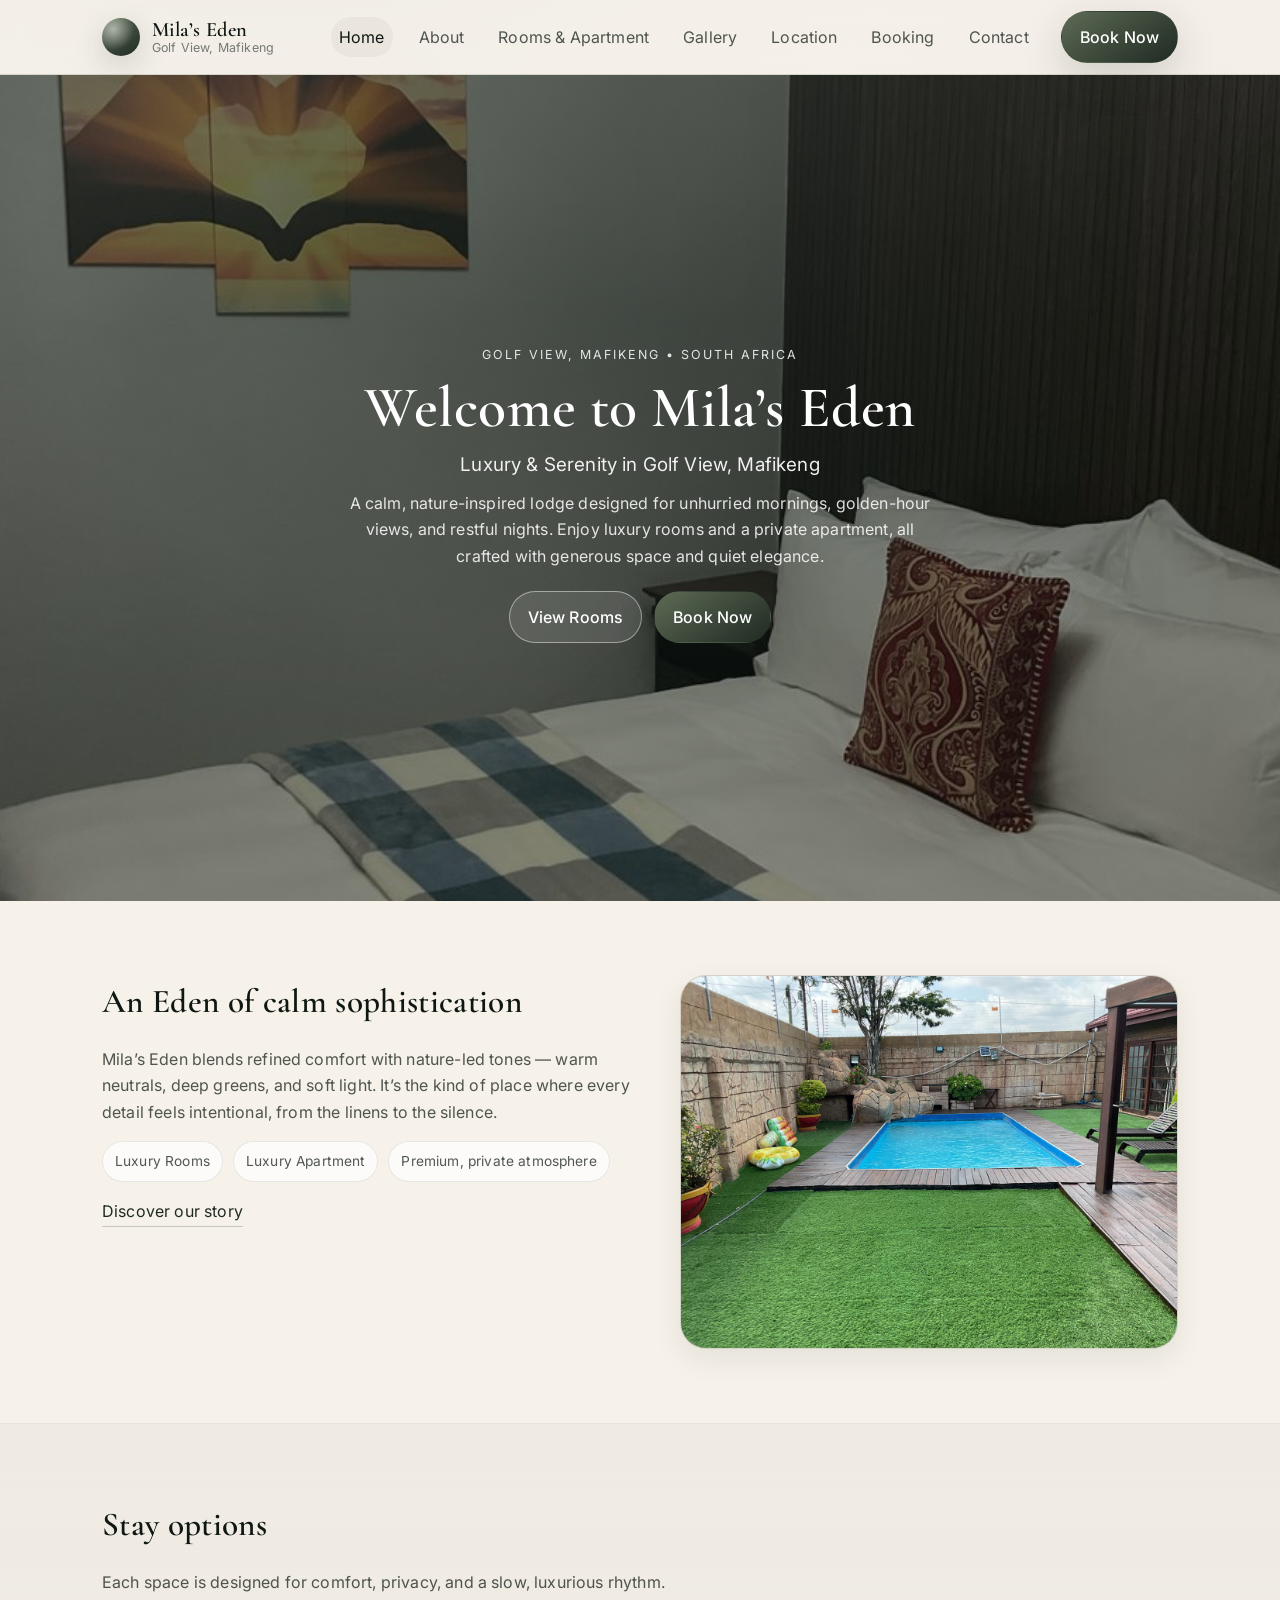
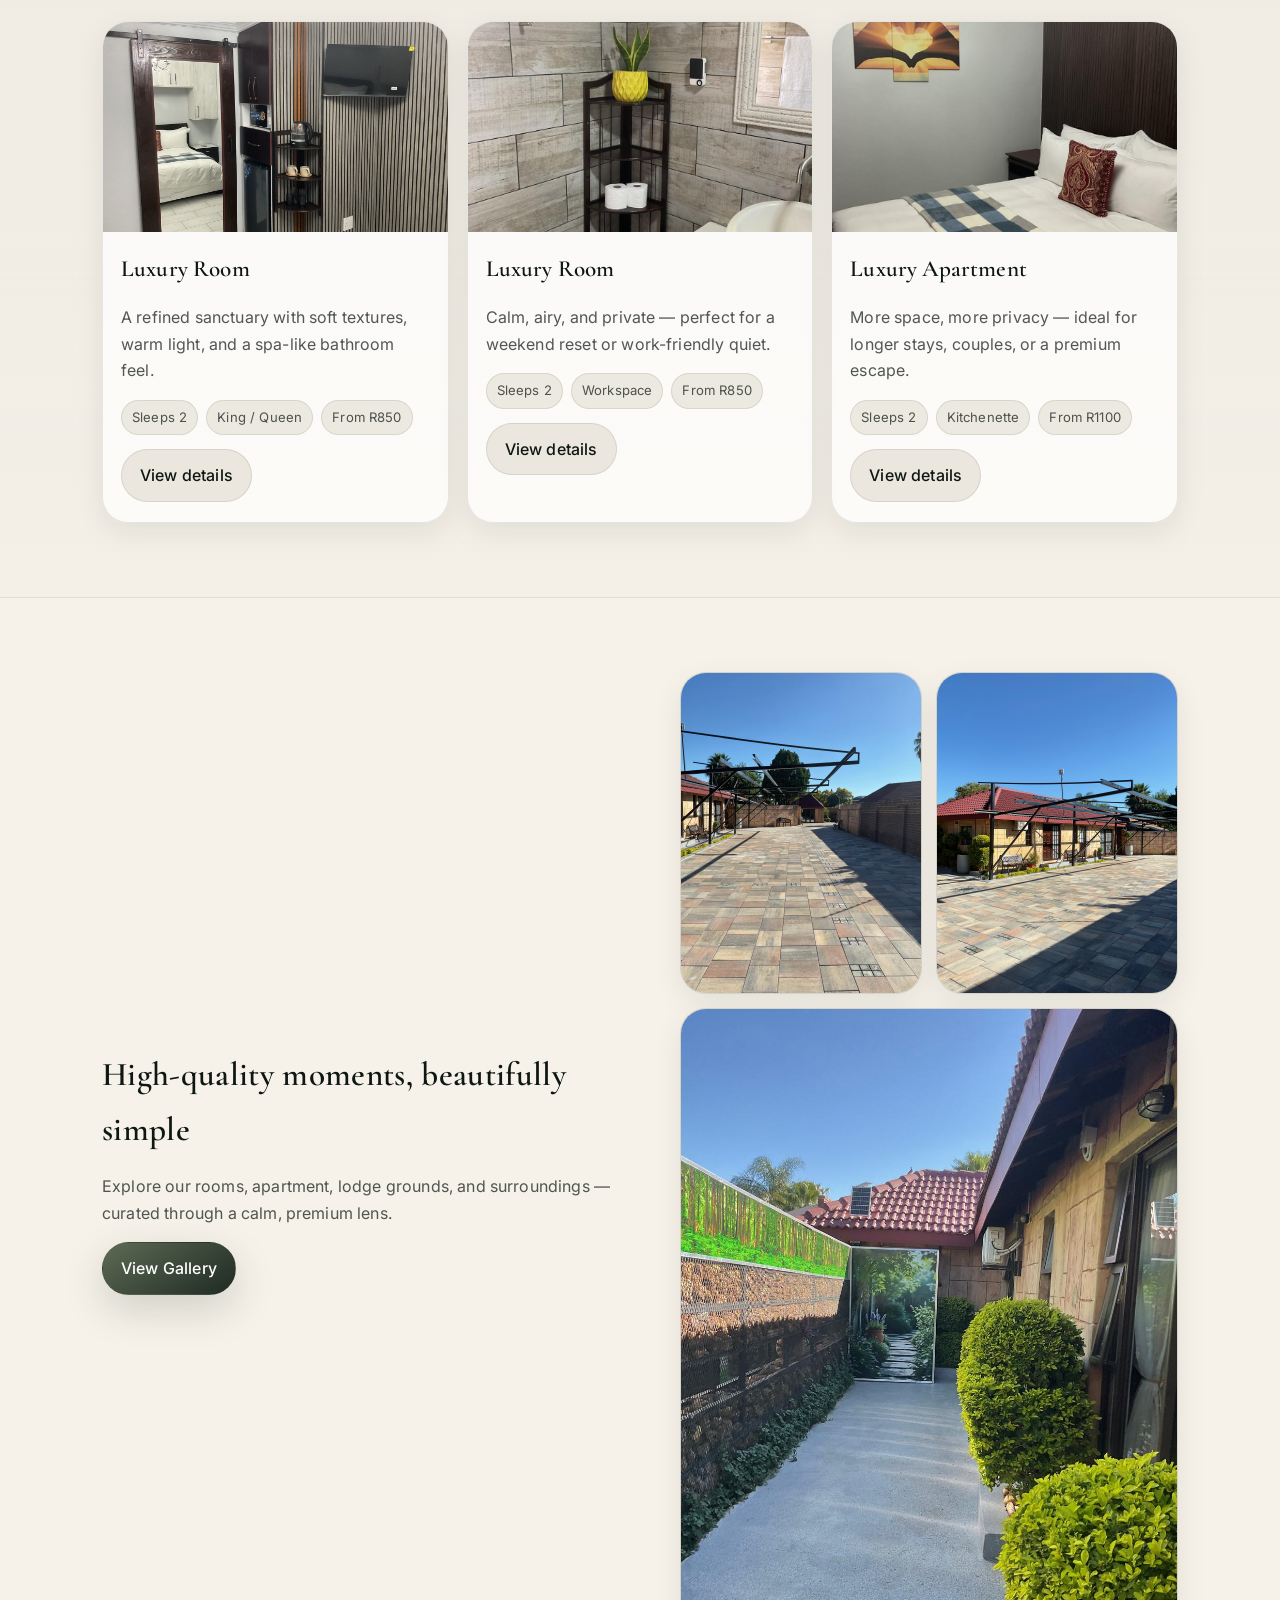
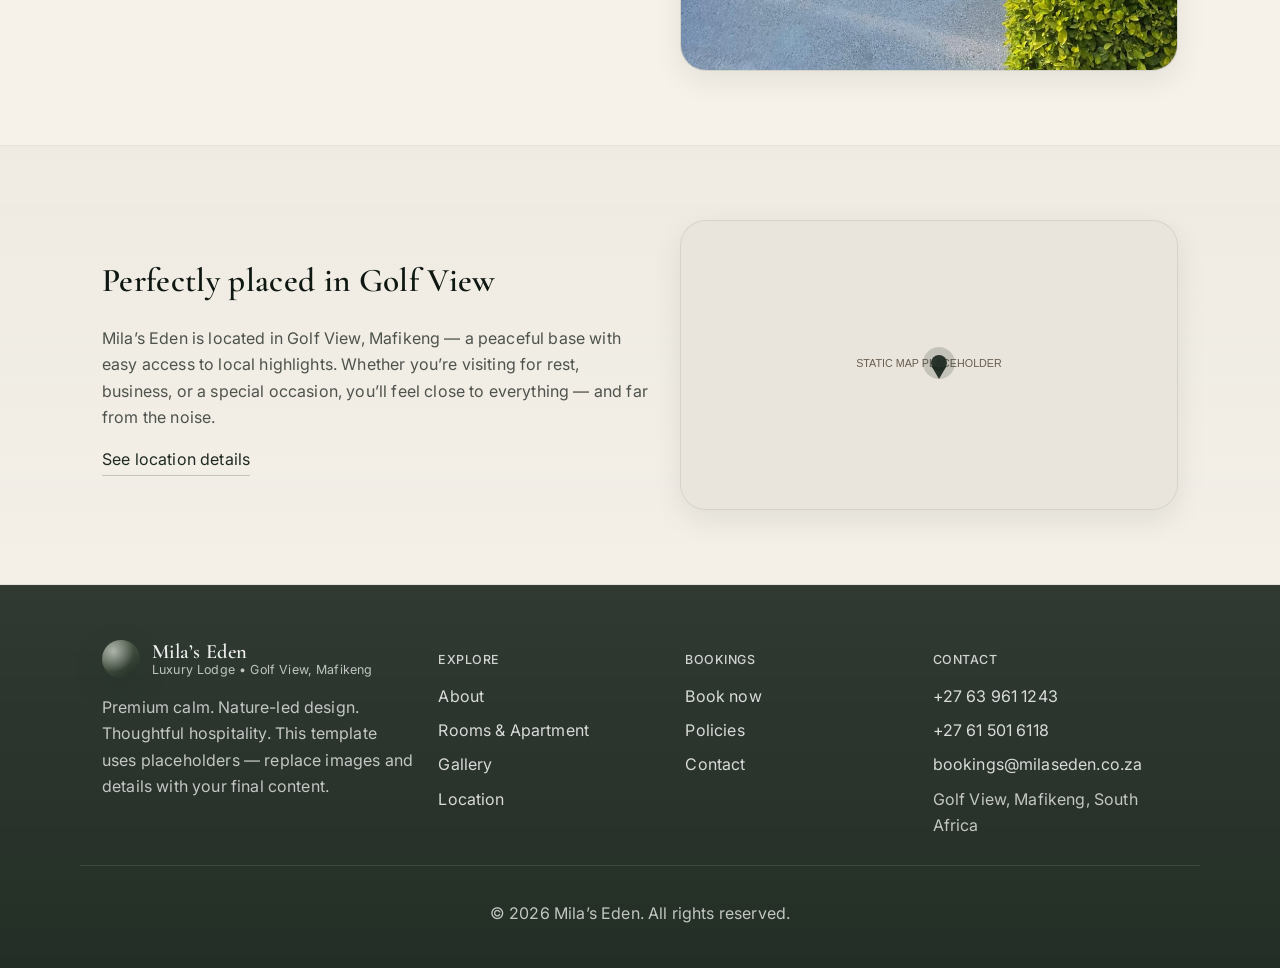
<file: index.html>
<!DOCTYPE html>
<html lang="en">
<head>
    <meta charset="UTF-8">
    <meta name="viewport" content="width=device-width, initial-scale=1.0">
    <title>Mila’s Eden | Luxury Lodge in Golf View, Mafikeng</title>
    <meta name="description" content="Welcome to Mila’s Eden — a premium, calm luxury lodge in Golf View, Mafikeng, South Africa, designed for serenity." />
    <meta name="theme-color" content="#1f2a22" />
    <meta property="og:title" content="Mila’s Eden | Luxury Lodge in Golf View, Mafikeng" />
    <meta property="og:description" content="Luxury & Serenity in Golf View, Mafikeng. Explore rooms, gallery, location, and booking." />
    <meta property="og:type" content="website" />
    <link rel="stylesheet" href="styles.css">
    <link rel="preconnect" href="https://fonts.googleapis.com">
    <link rel="preconnect" href="https://fonts.gstatic.com" crossorigin>
    <link href="https://fonts.googleapis.com/css2?family=Cormorant+Garamond:wght@400;500;600&family=Inter:wght@300;400;500;600&display=swap" rel="stylesheet">
</head>
<body>
    <a class="skip-link" href="#main">Skip to content</a>

    <!-- Shared Navigation -->
    <header class="site-header">
        <nav class="nav" aria-label="Primary">
            <div class="container nav-inner">
                <a class="brand" href="index.html" aria-label="Mila’s Eden home">
                    <span class="brand-mark" aria-hidden="true"></span>
                    <span class="brand-text">
                        <span class="brand-name">Mila’s Eden</span>
                        <span class="brand-sub">Golf View, Mafikeng</span>
                    </span>
                </a>

                <button class="nav-toggle" type="button" aria-label="Open menu" aria-expanded="false" aria-controls="navMenu">
                    <span class="nav-toggle-lines" aria-hidden="true"></span>
                </button>

                <ul class="nav-menu" id="navMenu">
                    <li><a class="nav-link is-active" href="index.html">Home</a></li>
                    <li><a class="nav-link" href="about.html">About</a></li>
                    <li><a class="nav-link" href="rooms.html">Rooms & Apartment</a></li>
                    <li><a class="nav-link" href="gallery.html">Gallery</a></li>
                    <li><a class="nav-link" href="location.html">Location</a></li>
                    <li><a class="nav-link" href="booking.html">Booking</a></li>
                    <li><a class="nav-link" href="contact.html">Contact</a></li>
                    <li class="nav-cta"><a class="btn btn-primary" href="booking.html">Book Now</a></li>
                </ul>
            </div>
        </nav>
    </header>

    <main id="main">
        <!-- Homepage Hero -->
        <section class="hero hero-home">
            <div class="hero-media" aria-hidden="true">
                <img
                    class="hero-img"
                    alt="Main interior view of Mila’s Eden"
                    src="Images/Apartment/WhatsApp Image 2026-04-23 at 21.14.21.jpeg"
                />
                <div class="hero-scrim"></div>
            </div>

            <div class="container hero-content">
                <p class="kicker reveal">Golf View, Mafikeng • South Africa</p>
                <h1 class="display reveal">Welcome to Mila’s Eden</h1>
                <p class="lead reveal">Luxury &amp; Serenity in Golf View, Mafikeng</p>
                <p class="sublead reveal">
                    A calm, nature-inspired lodge designed for unhurried mornings, golden-hour views, and restful nights.
                    Enjoy luxury rooms and a private apartment, all crafted with generous space and quiet elegance.
                </p>
                <div class="hero-actions reveal">
                    <a class="btn btn-ghost" href="rooms.html">View Rooms</a>
                    <a class="btn btn-primary" href="booking.html">Book Now</a>
                </div>
            </div>
        </section>

        <!-- Experience Intro -->
        <section class="section">
            <div class="container grid grid-2">
                <div class="reveal">
                    <h2 class="h2">An Eden of calm sophistication</h2>
                    <p class="muted">
                        Mila’s Eden blends refined comfort with nature-led tones — warm neutrals, deep greens, and soft light.
                        It’s the kind of place where every detail feels intentional, from the linens to the silence.
                    </p>
                    <div class="pill-row">
                        <span class="pill">Luxury Rooms</span>
                        <span class="pill">Luxury Apartment</span>
                        <span class="pill">Premium, private atmosphere</span>
                    </div>
                    <div class="spacer-16"></div>
                    <a class="text-link" href="about.html">Discover our story</a>
                </div>
                <div class="reveal">
                    <div class="image-card">
                        <!-- IMAGE: Amenities highlight on home intro -->
                        <img
                            class="img-cover"
                            alt="Calm lounge and amenities at Mila’s Eden"
                            src="Images/Amenities/WhatsApp Image 2026-02-26 at 15.10.10 (2).jpeg"
                        />
                    </div>
                </div>
            </div>
        </section>

        <!-- Rooms Teaser -->
        <section class="section section-bleed">
            <div class="container">
                <div class="section-head">
                    <h2 class="h2 reveal">Stay options</h2>
                    <p class="muted reveal">Each space is designed for comfort, privacy, and a slow, luxurious rhythm.</p>
                </div>

                <div class="cards cards-3">
                    <article class="card reveal">
                        <div class="card-media">
                            <!-- IMAGE: Room 1 (Eden Suite) -->
                            <img
                                class="img-cover"
                                alt="Eden Suite teaser image"
                                src="Images/Room1/WhatsApp Image 2026-02-26 at 15.08.36.jpeg"
                            />
                        </div>
                        <div class="card-body">
                            <h3 class="h3">Luxury Room</h3>
                            <p class="muted">A refined sanctuary with soft textures, warm light, and a spa-like bathroom feel.</p>
                            <div class="meta-row">
                                <span class="meta">Sleeps 2</span>
                                <span class="meta">King / Queen</span>
                                <span class="meta">From R850</span>
                            </div>
                            <a class="btn btn-soft" href="rooms.html#room1">View details</a>
                        </div>
                    </article>

                    <article class="card reveal">
                        <div class="card-media">
                            <!-- IMAGE: Room 2 (Golf View Retreat) -->
                            <img
                                class="img-cover"
                                alt="Golf View Retreat teaser image"
                                src="Images/Room2/WhatsApp Image 2026-02-28 at 10.28.57.jpeg"
                            />
                        </div>
                        <div class="card-body">
                            <h3 class="h3">Luxury Room</h3>
                            <p class="muted">Calm, airy, and private — perfect for a weekend reset or work-friendly quiet.</p>
                            <div class="meta-row">
                                <span class="meta">Sleeps 2</span>
                                <span class="meta">Workspace</span>
                                <span class="meta">From R850</span>
                            </div>
                            <a class="btn btn-soft" href="rooms.html#room2">View details</a>
                        </div>
                    </article>

                    <article class="card reveal">
                        <div class="card-media">
                            <!-- IMAGE: Apartment (Eden Apartment) -->
                            <img
                                class="img-cover"
                                alt="Eden Apartment teaser image"
                                src="Images/Apartment/WhatsApp Image 2026-04-23 at 21.14.21.jpeg"
                            />
                        </div>
                        <div class="card-body">
                            <h3 class="h3">Luxury Apartment</h3>
                            <p class="muted">More space, more privacy — ideal for longer stays, couples, or a premium escape.</p>
                            <div class="meta-row">
                                <span class="meta">Sleeps 2</span>
                                <span class="meta">Kitchenette</span>
                                <span class="meta">From R1100</span>
                            </div>
                            <a class="btn btn-soft" href="rooms.html#apartment">View details</a>
                        </div>
                    </article>
                </div>
            </div>
        </section>

        <!-- Gallery Teaser -->
        <section class="section">
            <div class="container grid grid-2 grid-vcenter">
                <div class="reveal">
                    <h2 class="h2">High-quality moments, beautifully simple</h2>
                    <p class="muted">Explore our rooms, apartment, lodge grounds, and surroundings — curated through a calm, premium lens.</p>
                    <a class="btn btn-primary" href="gallery.html">View Gallery</a>
                </div>
                <div class="reveal">
                    <div class="image-grid">
                        <div class="image-card">
                            <!-- IMAGE: Surroundings teaser 1 -->
                            <img
                                class="img-cover"
                                alt="Surroundings near Mila’s Eden"
                                src="Images/Surroundings/WhatsApp Image 2026-02-26 at 15.10.12 (1).jpeg"
                            />
                        </div>
                        <div class="image-card">
                            <!-- IMAGE: Surroundings teaser 2 -->
                            <img
                                class="img-cover"
                                alt="Neighbourhood view around the lodge"
                                src="Images/Surroundings/WhatsApp Image 2026-02-26 at 15.10.13 (1).jpeg"
                            />
                        </div>
                        <div class="image-card span-2">
                            <!-- IMAGE: Surroundings teaser 3 -->
                            <img
                                class="img-cover"
                                alt="Road and landscape around Mila’s Eden"
                                src="Images/Surroundings/WhatsApp Image 2026-02-26 at 15.10.14.jpeg"
                            />
                        </div>
                    </div>
                </div>
            </div>
        </section>

        <!-- Location Teaser -->
        <section class="section section-bleed">
            <div class="container grid grid-2 grid-vcenter">
                <div class="reveal">
                    <h2 class="h2">Perfectly placed in Golf View</h2>
                    <p class="muted">
                        Mila’s Eden is located in Golf View, Mafikeng — a peaceful base with easy access to local highlights.
                        Whether you’re visiting for rest, business, or a special occasion, you’ll feel close to everything — and far from the noise.
                    </p>
                    <a class="text-link" href="location.html">See location details</a>
                </div>
                <div class="reveal">
                    <div class="map-card">
                        <!-- INSERT IMAGE: map-static.jpg -->
                        <img class="img-cover" alt="Static map placeholder for Golf View, Mafikeng" src="data:image/svg+xml,%3Csvg xmlns='http://www.w3.org/2000/svg' width='1200' height='700'%3E%3Crect width='100%25' height='100%25' fill='%23e9e5dc'/%3E%3Ctext x='50%25' y='50%25' dominant-baseline='middle' text-anchor='middle' fill='%236a5d4f' font-family='Inter, Arial' font-size='26'%3ESTATIC MAP PLACEHOLDER%3C/text%3E%3C/svg%3E" />
                        <div class="map-marker" aria-hidden="true"></div>
                    </div>
                </div>
            </div>
        </section>
    </main>

    <!-- Shared Footer -->
    <footer class="footer">
        <div class="container footer-grid">
            <div class="footer-brand">
                <div class="brand brand-footer">
                    <span class="brand-mark" aria-hidden="true"></span>
                    <span class="brand-text">
                        <span class="brand-name">Mila’s Eden</span>
                        <span class="brand-sub">Luxury Lodge • Golf View, Mafikeng</span>
                    </span>
                </div>
                <p class="muted">
                    Premium calm. Nature-led design. Thoughtful hospitality.
                    This template uses placeholders — replace images and details with your final content.
                </p>
            </div>

            <div>
                <h3 class="footer-title">Explore</h3>
                <ul class="footer-links">
                    <li><a href="about.html">About</a></li>
                    <li><a href="rooms.html">Rooms & Apartment</a></li>
                    <li><a href="gallery.html">Gallery</a></li>
                    <li><a href="location.html">Location</a></li>
                </ul>
            </div>

            <div>
                <h3 class="footer-title">Bookings</h3>
                <ul class="footer-links">
                    <li><a href="booking.html">Book now</a></li>
                    <li><a href="booking.html#policies">Policies</a></li>
                    <li><a href="contact.html">Contact</a></li>
                </ul>
            </div>

            <div>
                <h3 class="footer-title">Contact</h3>
                <ul class="footer-links">
                    <li><a href="tel:+27639611243">+27 63 961 1243</a></li>
                    <li><a href="tel:+27615016118">+27 61 501 6118</a></li>
                    <li><a href="mailto:bookings@milaseden.co.za">bookings@milaseden.co.za</a></li>
                    <li><span class="muted">Golf View, Mafikeng, South Africa</span></li>
                </ul>
            </div>
        </div>

        <div class="container footer-bottom">
            <p class="muted">&copy; <span id="year"></span> Mila’s Eden. All rights reserved.</p>
        </div>
    </footer>

    <script src="script.js"></script>
</body>
</html>
</file>
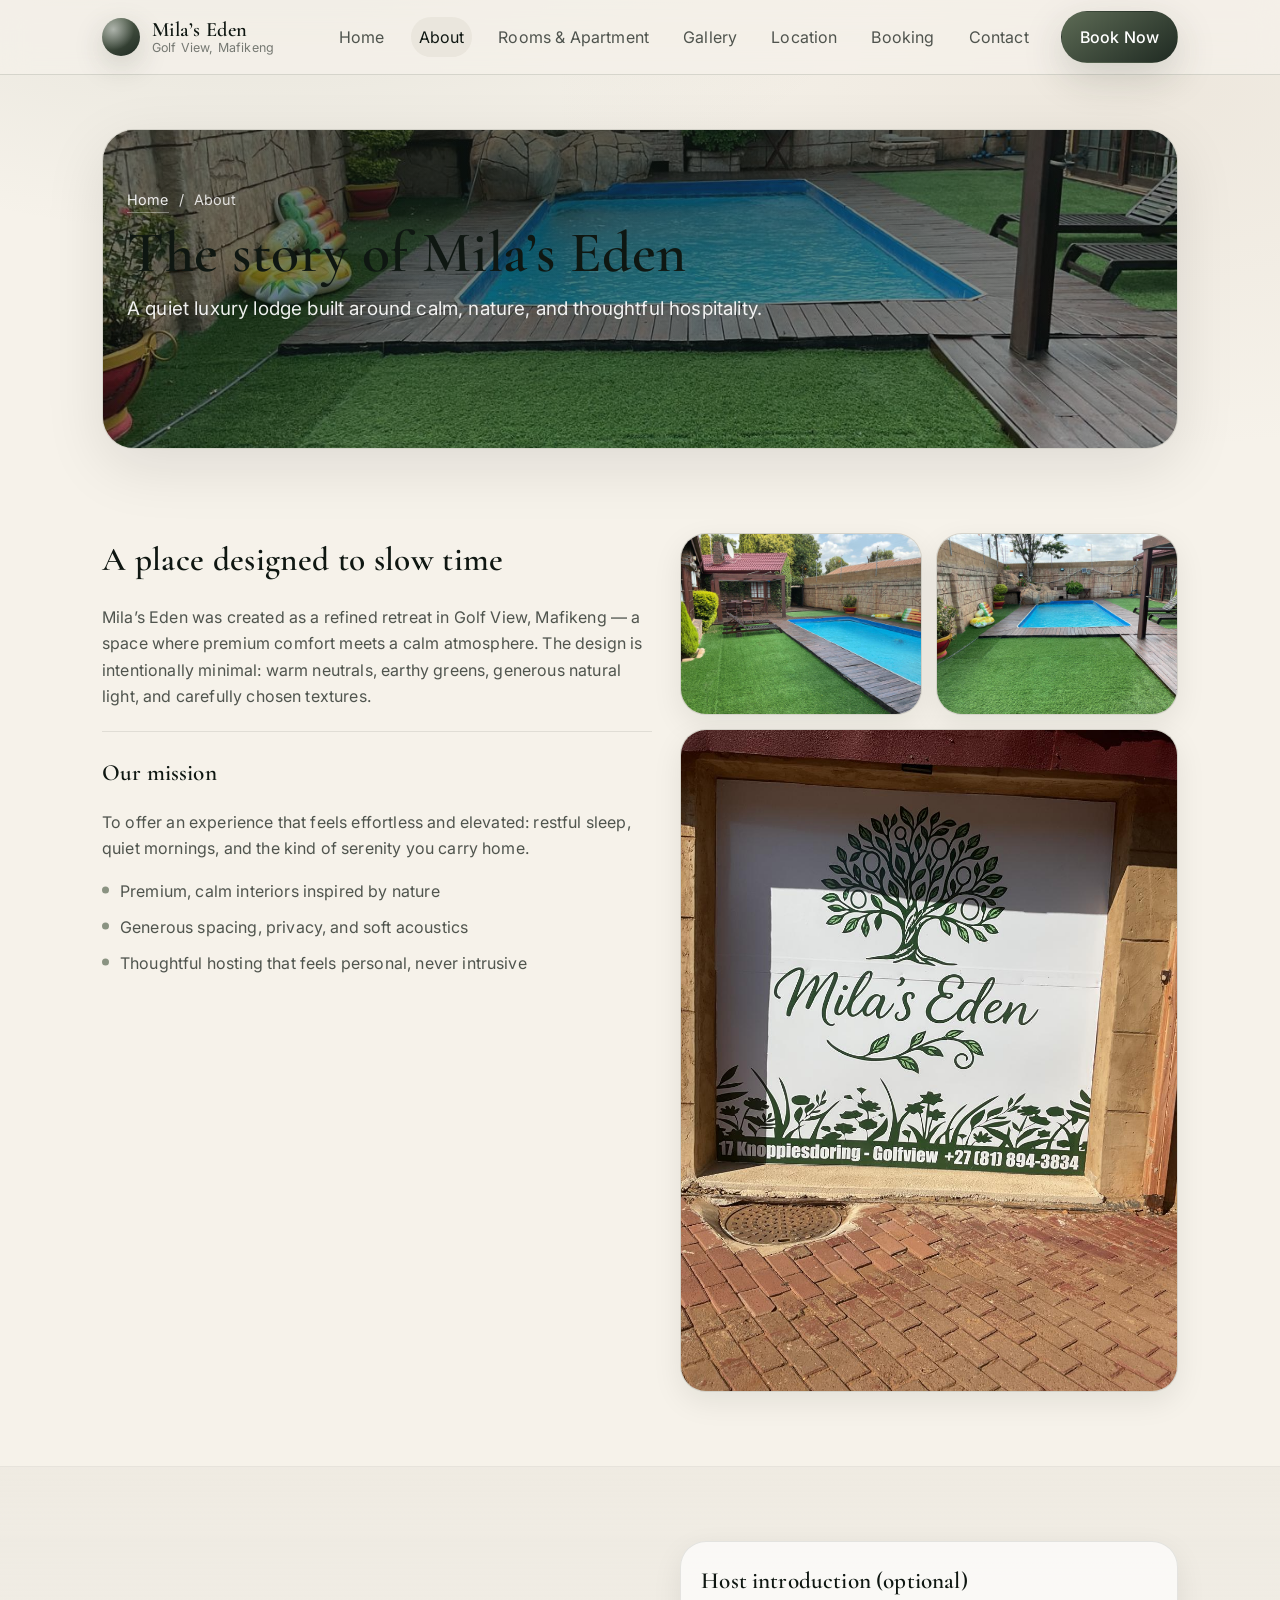
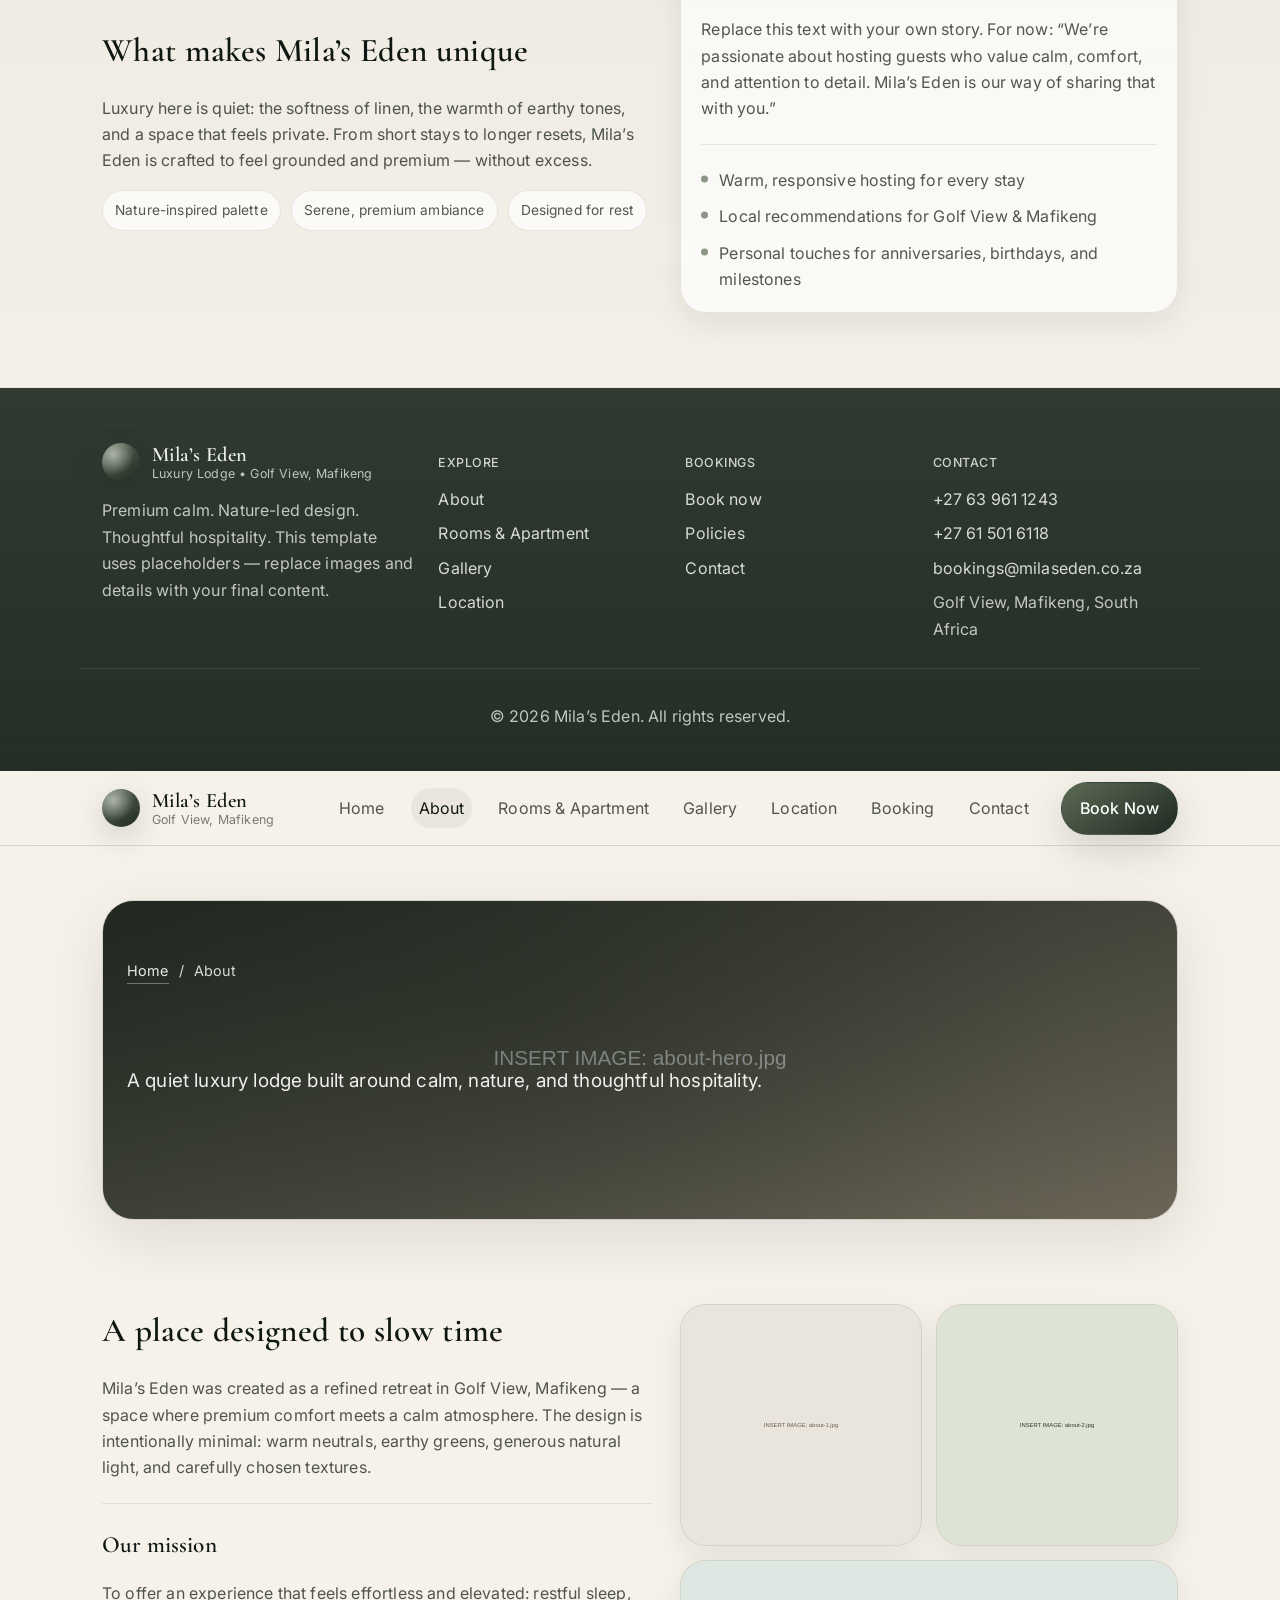
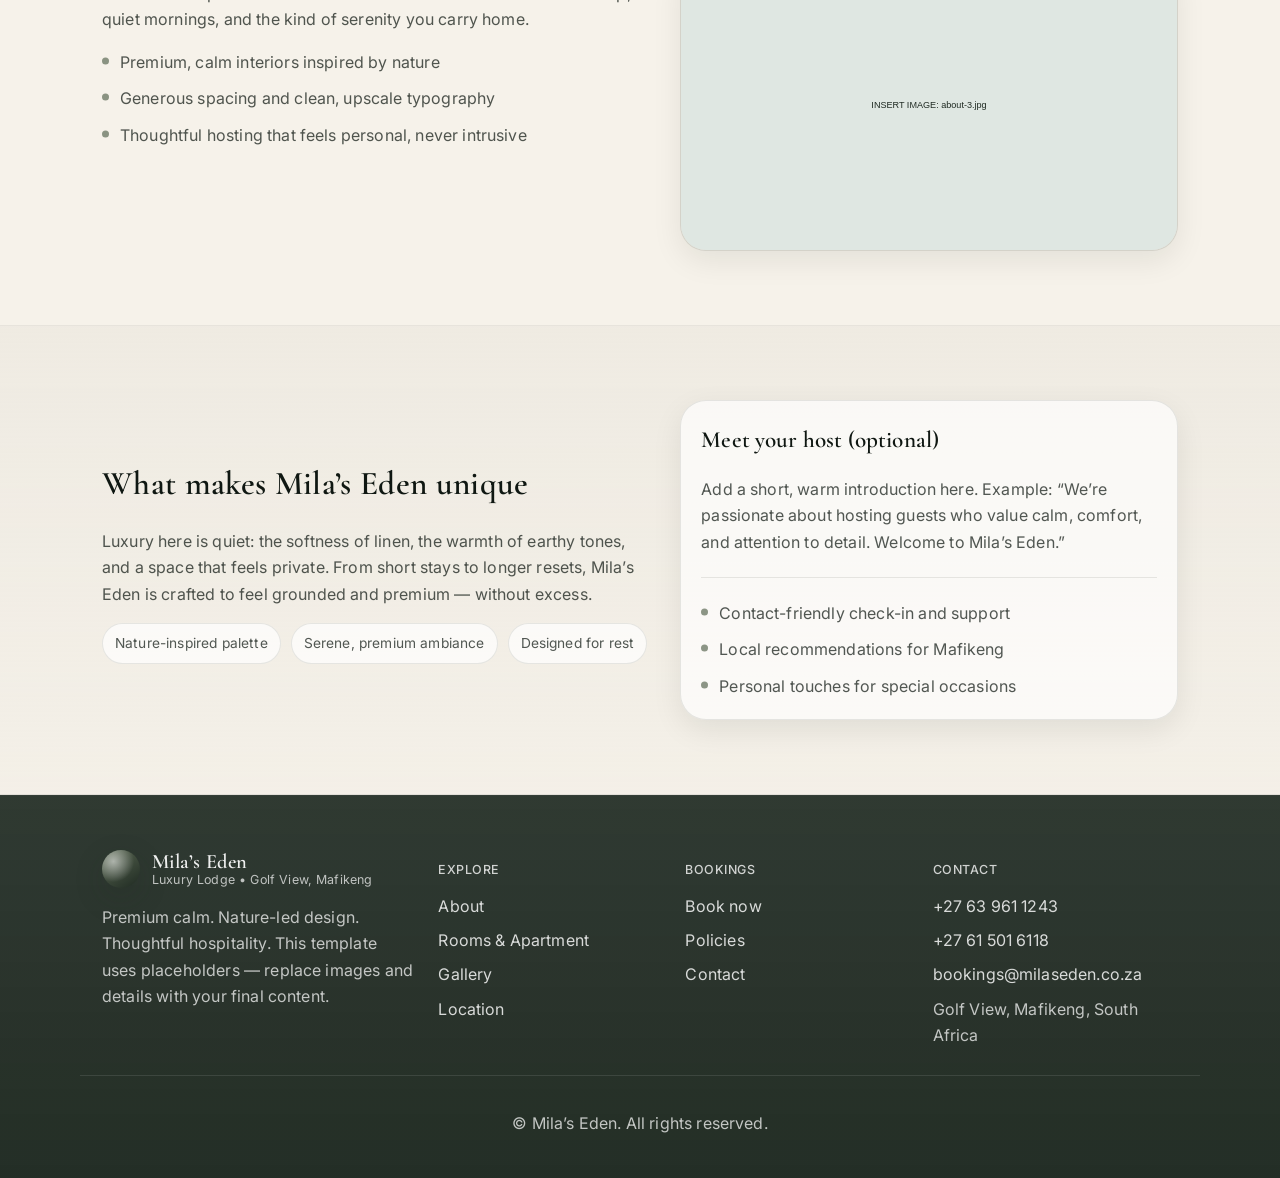
<file: about.html>
<!DOCTYPE html>
<html lang="en">
<head>
  <meta charset="UTF-8" />
  <meta name="viewport" content="width=device-width, initial-scale=1.0" />
  <title>About | Mila’s Eden</title>
  <meta name="description" content="The story behind Mila’s Eden — a premium, calm lodge in Golf View, Mafikeng, South Africa." />
  <meta name="theme-color" content="#1f2a22" />
  <link rel="stylesheet" href="styles.css" />
  <link rel="preconnect" href="https://fonts.googleapis.com">
  <link rel="preconnect" href="https://fonts.gstatic.com" crossorigin>
  <link href="https://fonts.googleapis.com/css2?family=Cormorant+Garamond:wght@400;500;600&family=Inter:wght@300;400;500;600&display=swap" rel="stylesheet">
</head>
<body>
  <a class="skip-link" href="#main">Skip to content</a>

  <!-- Shared Navigation -->
  <header class="site-header">
    <nav class="nav" aria-label="Primary">
      <div class="container nav-inner">
        <a class="brand" href="index.html" aria-label="Mila’s Eden home">
          <span class="brand-mark" aria-hidden="true"></span>
          <span class="brand-text">
            <span class="brand-name">Mila’s Eden</span>
            <span class="brand-sub">Golf View, Mafikeng</span>
          </span>
        </a>

        <button class="nav-toggle" type="button" aria-label="Open menu" aria-expanded="false" aria-controls="navMenu">
          <span class="nav-toggle-lines" aria-hidden="true"></span>
        </button>

        <ul class="nav-menu" id="navMenu">
          <li><a class="nav-link" href="index.html">Home</a></li>
          <li><a class="nav-link" href="about.html">About</a></li>
          <li><a class="nav-link" href="rooms.html">Rooms & Apartment</a></li>
          <li><a class="nav-link" href="gallery.html">Gallery</a></li>
          <li><a class="nav-link" href="location.html">Location</a></li>
          <li><a class="nav-link" href="booking.html">Booking</a></li>
          <li><a class="nav-link" href="contact.html">Contact</a></li>
          <li class="nav-cta"><a class="btn btn-primary" href="booking.html">Book Now</a></li>
        </ul>
      </div>
    </nav>
  </header>

  <main id="main">
    <!-- Page Hero -->
    <section class="page-hero">
      <div class="container">
        <div class="hero-shell">
          <div class="hero-media" aria-hidden="true">
            <img
              class="hero-img"
              alt="Warm lounge area at Mila’s Eden"
              src="Images/Amenities/WhatsApp Image 2026-02-26 at 15.10.10 (2).jpeg"
            />
            <div class="hero-scrim"></div>
          </div>

          <div class="container hero-content">
            <div class="breadcrumbs reveal">
              <a href="index.html">Home</a>
              <span aria-hidden="true">/</span>
              <span>About</span>
            </div>
            <h1 class="display reveal">The story of Mila’s Eden</h1>
            <p class="lead reveal">A quiet luxury lodge built around calm, nature, and thoughtful hospitality.</p>
          </div>
        </div>
      </div>
    </section>

    <section class="section">
      <div class="container grid grid-2">
        <div class="reveal">
          <h2 class="h2">A place designed to slow time</h2>
          <p class="muted prose">
            Mila’s Eden was created as a refined retreat in Golf View, Mafikeng — a space where premium comfort meets a calm atmosphere.
            The design is intentionally minimal: warm neutrals, earthy greens, generous natural light, and carefully chosen textures.
          </p>
          <div class="divider"></div>
          <h3 class="h3">Our mission</h3>
          <p class="muted prose">
            To offer an experience that feels effortless and elevated: restful sleep, quiet mornings, and the kind of serenity you carry home.
          </p>
          <ul class="list">
            <li>Premium, calm interiors inspired by nature</li>
            <li>Generous spacing, privacy, and soft acoustics</li>
            <li>Thoughtful hosting that feels personal, never intrusive</li>
          </ul>
        </div>

        <div class="reveal">
          <div class="image-grid">
            <div class="image-card">
              <!-- IMAGE: Amenities view 1 -->
              <img
                class="img-cover"
                alt="Lodge amenities and shared spaces"
                src="Images/Amenities/WhatsApp Image 2026-02-26 at 15.10.10 (1).jpeg"
              />
            </div>
            <div class="image-card">
              <!-- IMAGE: Amenities view 2 -->
              <img
                class="img-cover"
                alt="Additional lodge amenities"
                src="Images/Amenities/WhatsApp Image 2026-02-26 at 15.10.10 (2).jpeg"
              />
            </div>
            <div class="image-card span-2">
              <!-- IMAGE: Surroundings overview -->
              <img
                class="img-cover"
                alt="Surroundings around Mila’s Eden"
                src="Images/Surroundings/WhatsApp Image 2026-02-26 at 15.10.10.jpeg"
              />
            </div>
          </div>
        </div>
      </div>
    </section>

    <section class="section section-bleed">
      <div class="container grid grid-2 grid-vcenter">
        <div class="reveal">
          <h2 class="h2">What makes Mila’s Eden unique</h2>
          <p class="muted prose">
            Luxury here is quiet: the softness of linen, the warmth of earthy tones, and a space that feels private.
            From short stays to longer resets, Mila’s Eden is crafted to feel grounded and premium — without excess.
          </p>
          <div class="pill-row">
            <span class="pill">Nature-inspired palette</span>
            <span class="pill">Serene, premium ambiance</span>
            <span class="pill">Designed for rest</span>
          </div>
        </div>

        <div class="reveal room-section">
          <h3 class="h3">Host introduction (optional)</h3>
          <p class="muted">
            Replace this text with your own story. For now:
            “We’re passionate about hosting guests who value calm, comfort, and attention to detail. Mila’s Eden is our way of sharing that with you.”
          </p>
          <div class="divider"></div>
          <ul class="list">
            <li>Warm, responsive hosting for every stay</li>
            <li>Local recommendations for Golf View & Mafikeng</li>
            <li>Personal touches for anniversaries, birthdays, and milestones</li>
          </ul>
        </div>
      </div>
    </section>
  </main>

  <!-- Shared Footer -->
  <footer class="footer">
    <div class="container footer-grid">
      <div class="footer-brand">
        <div class="brand brand-footer">
          <span class="brand-mark" aria-hidden="true"></span>
          <span class="brand-text">
            <span class="brand-name">Mila’s Eden</span>
            <span class="brand-sub">Luxury Lodge • Golf View, Mafikeng</span>
          </span>
        </div>
        <p class="muted">
          Premium calm. Nature-led design. Thoughtful hospitality.
          This template uses placeholders — replace images and details with your final content.
        </p>
      </div>

      <div>
        <h3 class="footer-title">Explore</h3>
        <ul class="footer-links">
          <li><a href="about.html">About</a></li>
          <li><a href="rooms.html">Rooms & Apartment</a></li>
          <li><a href="gallery.html">Gallery</a></li>
          <li><a href="location.html">Location</a></li>
        </ul>
      </div>

      <div>
        <h3 class="footer-title">Bookings</h3>
        <ul class="footer-links">
          <li><a href="booking.html">Book now</a></li>
          <li><a href="booking.html#policies">Policies</a></li>
          <li><a href="contact.html">Contact</a></li>
        </ul>
      </div>

      <div>
        <h3 class="footer-title">Contact</h3>
        <ul class="footer-links">
          <li><a href="tel:+27639611243">+27 63 961 1243</a></li>
          <li><a href="tel:+27615016118">+27 61 501 6118</a></li>
          <li><a href="mailto:bookings@milaseden.co.za">bookings@milaseden.co.za</a></li>
          <li><span class="muted">Golf View, Mafikeng, South Africa</span></li>
        </ul>
      </div>
    </div>

    <div class="container footer-bottom">
      <p class="muted">&copy; <span id="year"></span> Mila’s Eden. All rights reserved.</p>
    </div>
  </footer>

  <script src="script.js"></script>
</body>
</html>

<!DOCTYPE html>
<html lang="en">
<head>
  <meta charset="UTF-8" />
  <meta name="viewport" content="width=device-width, initial-scale=1.0" />
  <title>About | Mila’s Eden</title>
  <meta name="description" content="The story behind Mila’s Eden — a premium, calm lodge in Golf View, Mafikeng, South Africa." />
  <meta name="theme-color" content="#1f2a22" />
  <link rel="stylesheet" href="styles.css" />
  <link rel="preconnect" href="https://fonts.googleapis.com">
  <link rel="preconnect" href="https://fonts.gstatic.com" crossorigin>
  <link href="https://fonts.googleapis.com/css2?family=Cormorant+Garamond:wght@400;500;600&family=Inter:wght@300;400;500;600&display=swap" rel="stylesheet">
</head>
<body>
  <a class="skip-link" href="#main">Skip to content</a>

  <!-- Shared Navigation -->
  <header class="site-header">
    <nav class="nav" aria-label="Primary">
      <div class="container nav-inner">
        <a class="brand" href="index.html" aria-label="Mila’s Eden home">
          <span class="brand-mark" aria-hidden="true"></span>
          <span class="brand-text">
            <span class="brand-name">Mila’s Eden</span>
            <span class="brand-sub">Golf View, Mafikeng</span>
          </span>
        </a>

        <button class="nav-toggle" type="button" aria-label="Open menu" aria-expanded="false" aria-controls="navMenu">
          <span class="nav-toggle-lines" aria-hidden="true"></span>
        </button>

        <ul class="nav-menu" id="navMenu">
          <li><a class="nav-link" href="index.html">Home</a></li>
          <li><a class="nav-link" href="about.html">About</a></li>
          <li><a class="nav-link" href="rooms.html">Rooms & Apartment</a></li>
          <li><a class="nav-link" href="gallery.html">Gallery</a></li>
          <li><a class="nav-link" href="location.html">Location</a></li>
          <li><a class="nav-link" href="booking.html">Booking</a></li>
          <li><a class="nav-link" href="contact.html">Contact</a></li>
          <li class="nav-cta"><a class="btn btn-primary" href="booking.html">Book Now</a></li>
        </ul>
      </div>
    </nav>
  </header>

  <main id="main">
    <!-- Page Hero -->
    <section class="page-hero">
      <div class="container">
        <div class="hero-shell">
          <div class="hero-media" aria-hidden="true">
            <!-- INSERT IMAGE: about-hero.jpg -->
            <img class="hero-img" alt="" src="data:image/svg+xml,%3Csvg xmlns='http://www.w3.org/2000/svg' width='1600' height='900'%3E%3Cdefs%3E%3ClinearGradient id='g' x1='0' x2='1' y1='0' y2='1'%3E%3Cstop stop-color='%231f2a22'/%3E%3Cstop offset='1' stop-color='%23b7a58f'/%3E%3C/linearGradient%3E%3C/defs%3E%3Crect width='100%25' height='100%25' fill='url(%23g)'/%3E%3Ctext x='50%25' y='50%25' dominant-baseline='middle' text-anchor='middle' fill='%23ffffff' font-family='Inter, Arial' font-size='30'%3EINSERT IMAGE: about-hero.jpg%3C/text%3E%3C/svg%3E" />
            <div class="hero-scrim"></div>
          </div>

          <div class="container hero-content">
            <div class="breadcrumbs reveal">
              <a href="index.html">Home</a>
              <span aria-hidden="true">/</span>
              <span>About</span>
            </div>
            <h1 class="display reveal">The story of Mila’s Eden</h1>
            <p class="lead reveal">A quiet luxury lodge built around calm, nature, and thoughtful hospitality.</p>
          </div>
        </div>
      </div>
    </section>

    <section class="section">
      <div class="container grid grid-2">
        <div class="reveal">
          <h2 class="h2">A place designed to slow time</h2>
          <p class="muted prose">
            Mila’s Eden was created as a refined retreat in Golf View, Mafikeng — a space where premium comfort meets a calm atmosphere.
            The design is intentionally minimal: warm neutrals, earthy greens, generous natural light, and carefully chosen textures.
          </p>
          <div class="divider"></div>
          <h3 class="h3">Our mission</h3>
          <p class="muted prose">
            To offer an experience that feels effortless and elevated: restful sleep, quiet mornings, and the kind of serenity you carry home.
          </p>
          <ul class="list">
            <li>Premium, calm interiors inspired by nature</li>
            <li>Generous spacing and clean, upscale typography</li>
            <li>Thoughtful hosting that feels personal, never intrusive</li>
          </ul>
        </div>

        <div class="reveal">
          <div class="image-grid">
            <div class="image-card">
              <!-- INSERT IMAGE: about-1.jpg -->
              <img class="img-cover" alt="Placeholder image for Mila’s Eden story" src="data:image/svg+xml,%3Csvg xmlns='http://www.w3.org/2000/svg' width='900' height='900'%3E%3Crect width='100%25' height='100%25' fill='%23e9e5dc'/%3E%3Ctext x='50%25' y='50%25' dominant-baseline='middle' text-anchor='middle' fill='%236a5d4f' font-family='Inter, Arial' font-size='22'%3EINSERT IMAGE: about-1.jpg%3C/text%3E%3C/svg%3E" />
            </div>
            <div class="image-card">
              <!-- INSERT IMAGE: about-2.jpg -->
              <img class="img-cover" alt="Placeholder image for Mila’s Eden mission" src="data:image/svg+xml,%3Csvg xmlns='http://www.w3.org/2000/svg' width='900' height='900'%3E%3Crect width='100%25' height='100%25' fill='%23dde3d5'/%3E%3Ctext x='50%25' y='50%25' dominant-baseline='middle' text-anchor='middle' fill='%232a3b2f' font-family='Inter, Arial' font-size='22'%3EINSERT IMAGE: about-2.jpg%3C/text%3E%3C/svg%3E" />
            </div>
            <div class="image-card span-2">
              <!-- INSERT IMAGE: about-3.jpg -->
              <img class="img-cover" alt="Placeholder image for lodge details" src="data:image/svg+xml,%3Csvg xmlns='http://www.w3.org/2000/svg' width='1200' height='700'%3E%3Crect width='100%25' height='100%25' fill='%23dfe7e2'/%3E%3Ctext x='50%25' y='50%25' dominant-baseline='middle' text-anchor='middle' fill='%231f2a22' font-family='Inter, Arial' font-size='22'%3EINSERT IMAGE: about-3.jpg%3C/text%3E%3C/svg%3E" />
            </div>
          </div>
        </div>
      </div>
    </section>

    <section class="section section-bleed">
      <div class="container grid grid-2 grid-vcenter">
        <div class="reveal">
          <h2 class="h2">What makes Mila’s Eden unique</h2>
          <p class="muted prose">
            Luxury here is quiet: the softness of linen, the warmth of earthy tones, and a space that feels private.
            From short stays to longer resets, Mila’s Eden is crafted to feel grounded and premium — without excess.
          </p>
          <div class="pill-row">
            <span class="pill">Nature-inspired palette</span>
            <span class="pill">Serene, premium ambiance</span>
            <span class="pill">Designed for rest</span>
          </div>
        </div>

        <div class="reveal room-section">
          <h3 class="h3">Meet your host (optional)</h3>
          <p class="muted">
            Add a short, warm introduction here. Example:
            “We’re passionate about hosting guests who value calm, comfort, and attention to detail. Welcome to Mila’s Eden.”
          </p>
          <div class="divider"></div>
          <ul class="list">
            <li>Contact-friendly check-in and support</li>
            <li>Local recommendations for Mafikeng</li>
            <li>Personal touches for special occasions</li>
          </ul>
        </div>
      </div>
    </section>
  </main>

  <!-- Shared Footer -->
  <footer class="footer">
    <div class="container footer-grid">
      <div class="footer-brand">
        <div class="brand brand-footer">
          <span class="brand-mark" aria-hidden="true"></span>
          <span class="brand-text">
            <span class="brand-name">Mila’s Eden</span>
            <span class="brand-sub">Luxury Lodge • Golf View, Mafikeng</span>
          </span>
        </div>
        <p class="muted">
          Premium calm. Nature-led design. Thoughtful hospitality.
          This template uses placeholders — replace images and details with your final content.
        </p>
      </div>

      <div>
        <h3 class="footer-title">Explore</h3>
        <ul class="footer-links">
          <li><a href="about.html">About</a></li>
          <li><a href="rooms.html">Rooms & Apartment</a></li>
          <li><a href="gallery.html">Gallery</a></li>
          <li><a href="location.html">Location</a></li>
        </ul>
      </div>

      <div>
        <h3 class="footer-title">Bookings</h3>
        <ul class="footer-links">
          <li><a href="booking.html">Book now</a></li>
          <li><a href="booking.html#policies">Policies</a></li>
          <li><a href="contact.html">Contact</a></li>
        </ul>
      </div>

      <div>
        <h3 class="footer-title">Contact</h3>
        <ul class="footer-links">
          <li><a href="tel:+27639611243">+27 63 961 1243</a></li>
          <li><a href="tel:+27615016118">+27 61 501 6118</a></li>
          <li><a href="mailto:bookings@milaseden.co.za">bookings@milaseden.co.za</a></li>
          <li><span class="muted">Golf View, Mafikeng, South Africa</span></li>
        </ul>
      </div>
    </div>

    <div class="container footer-bottom">
      <p class="muted">&copy; <span id="year"></span> Mila’s Eden. All rights reserved.</p>
    </div>
  </footer>

  <script src="script.js"></script>
</body>
</html>
</file>
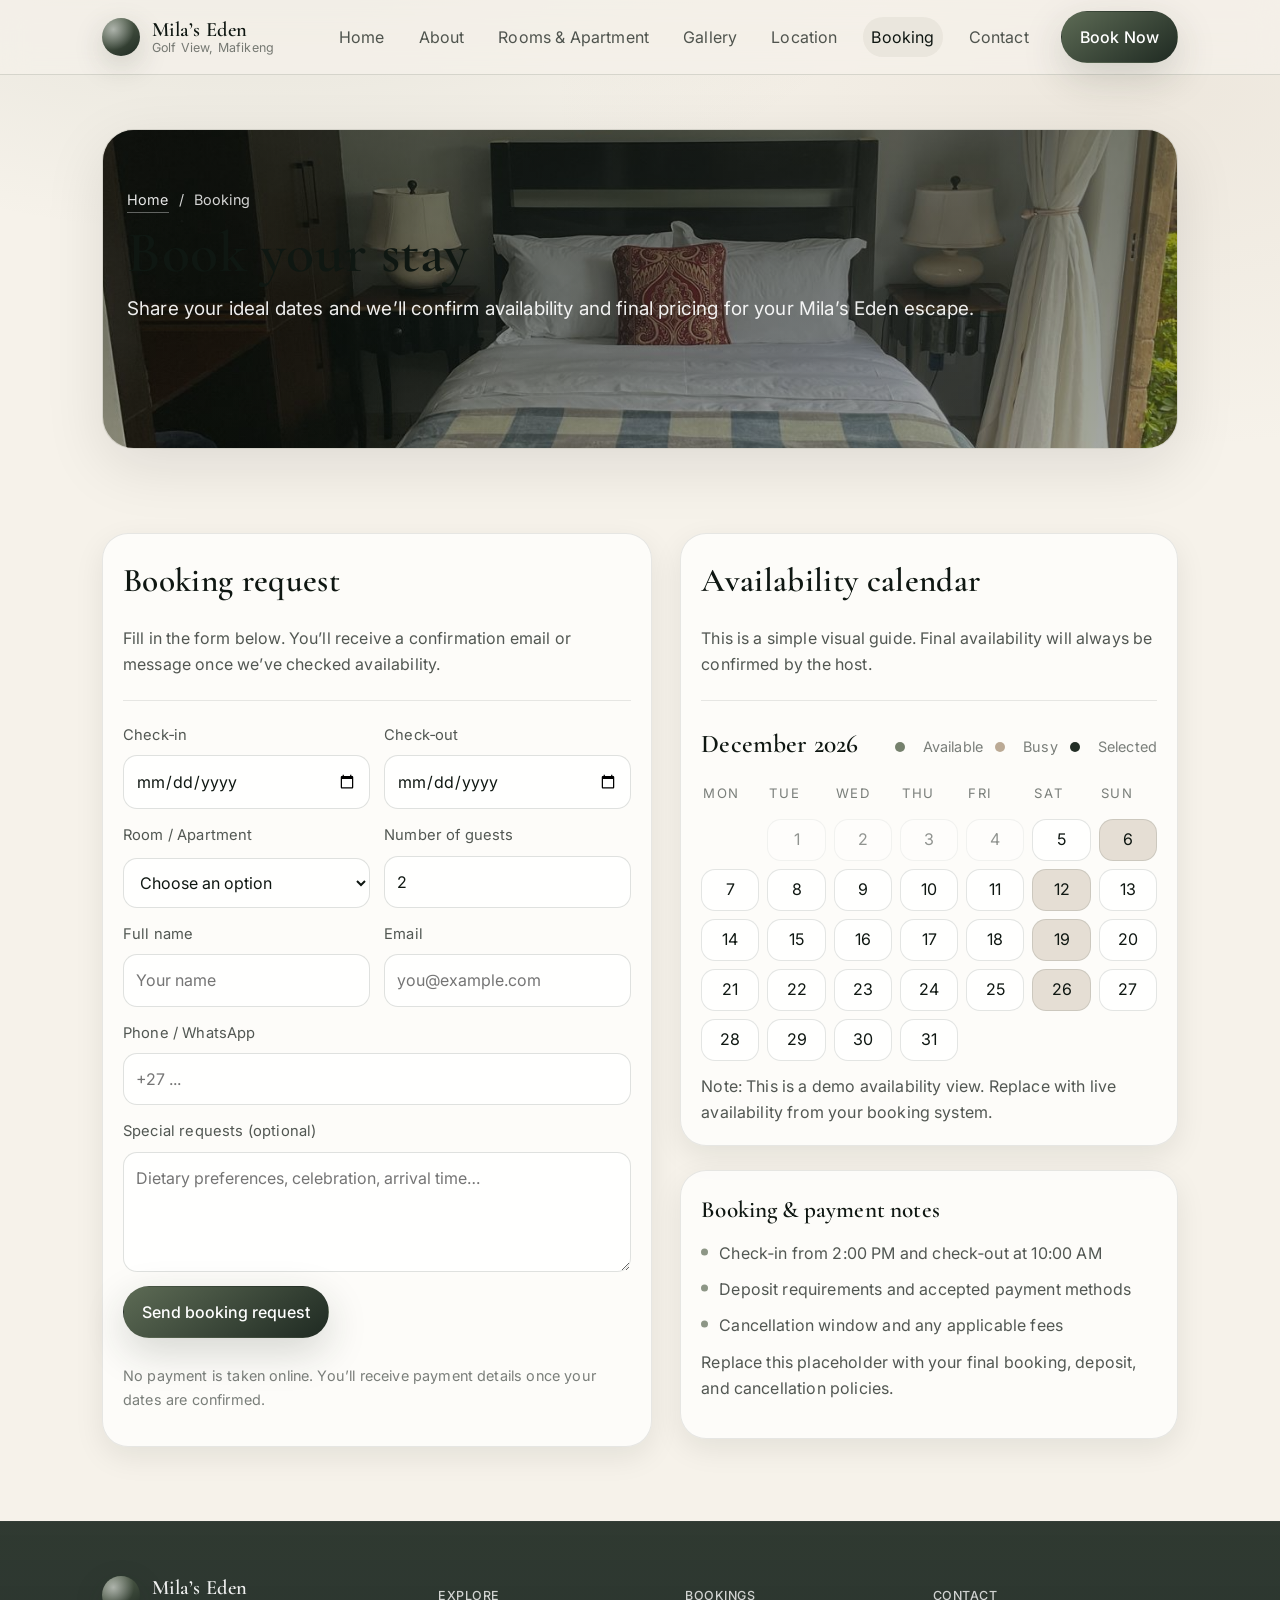
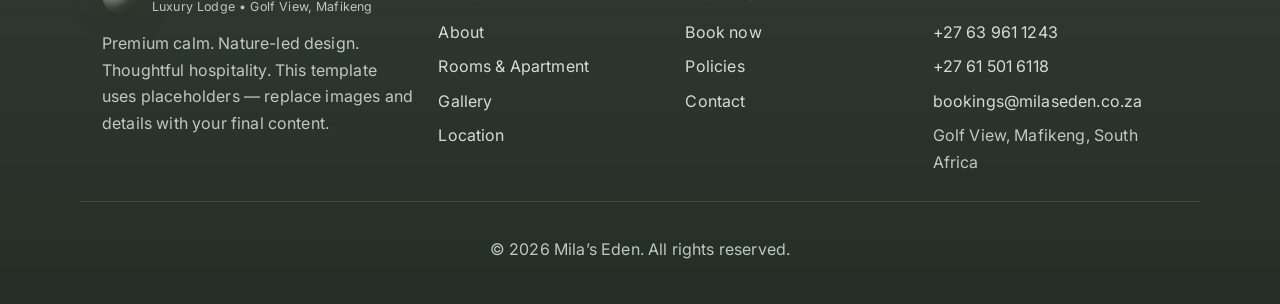
<file: booking.html>
<!DOCTYPE html>
<html lang="en">
<head>
  <meta charset="UTF-8" />
  <meta name="viewport" content="width=device-width, initial-scale=1.0" />
  <title>Booking | Mila’s Eden</title>
  <meta name="description" content="Book your stay at Mila’s Eden in Golf View, Mafikeng. Booking form, availability calendar, and payment guidance." />
  <meta name="theme-color" content="#1f2a22" />
  <link rel="stylesheet" href="styles.css" />
  <link rel="preconnect" href="https://fonts.googleapis.com">
  <link rel="preconnect" href="https://fonts.gstatic.com" crossorigin>
  <link href="https://fonts.googleapis.com/css2?family=Cormorant+Garamond:wght@400;500;600&family=Inter:wght@300;400;500;600&display=swap" rel="stylesheet">
</head>
<body>
  <a class="skip-link" href="#main">Skip to content</a>

  <!-- Shared Navigation -->
  <header class="site-header">
    <nav class="nav" aria-label="Primary">
      <div class="container nav-inner">
        <a class="brand" href="index.html" aria-label="Mila’s Eden home">
          <span class="brand-mark" aria-hidden="true"></span>
          <span class="brand-text">
            <span class="brand-name">Mila’s Eden</span>
            <span class="brand-sub">Golf View, Mafikeng</span>
          </span>
        </a>

        <button class="nav-toggle" type="button" aria-label="Open menu" aria-expanded="false" aria-controls="navMenu">
          <span class="nav-toggle-lines" aria-hidden="true"></span>
        </button>

        <ul class="nav-menu" id="navMenu">
          <li><a class="nav-link" href="index.html">Home</a></li>
          <li><a class="nav-link" href="about.html">About</a></li>
          <li><a class="nav-link" href="rooms.html">Rooms & Apartment</a></li>
          <li><a class="nav-link" href="gallery.html">Gallery</a></li>
          <li><a class="nav-link" href="location.html">Location</a></li>
          <li><a class="nav-link" href="booking.html">Booking</a></li>
          <li><a class="nav-link" href="contact.html">Contact</a></li>
          <li class="nav-cta"><a class="btn btn-primary" href="booking.html">Book Now</a></li>
        </ul>
      </div>
    </nav>
  </header>

  <main id="main">
    <!-- Page Hero -->
    <section class="page-hero">
      <div class="container">
        <div class="hero-shell">
          <div class="hero-media" aria-hidden="true">
            <img
              class="hero-img"
              alt="Inviting bedroom ready for a stay"
              src="Images/Room2/WhatsApp Image 2026-02-28 at 10.28.58.jpeg"
            />
            <div class="hero-scrim"></div>
          </div>

          <div class="container hero-content">
            <div class="breadcrumbs reveal">
              <a href="index.html">Home</a>
              <span aria-hidden="true">/</span>
              <span>Booking</span>
            </div>
            <h1 class="display reveal">Book your stay</h1>
            <p class="lead reveal">Share your ideal dates and we’ll confirm availability and final pricing for your Mila’s Eden escape.</p>
          </div>
        </div>
      </div>
    </section>

    <section class="section">
      <div class="container grid grid-2">
        <div class="reveal">
          <div class="form-card">
            <h2 class="h2">Booking request</h2>
            <p class="muted">
              Fill in the form below. You’ll receive a confirmation email or message once we’ve checked availability.
            </p>
            <div class="divider"></div>

            <form id="bookingForm" class="form" novalidate>
              <div class="field-row">
                <div class="field">
                  <label class="label" for="checkIn">Check‑in</label>
                  <input class="input" type="date" id="checkIn" name="checkIn" required />
                </div>
                <div class="field">
                  <label class="label" for="checkOut">Check‑out</label>
                  <input class="input" type="date" id="checkOut" name="checkOut" required />
                </div>
              </div>

              <div class="field-row">
                <div class="field">
                  <label class="label" for="stayType">Room / Apartment</label>
                  <select class="select" id="stayType" name="stayType" required>
                    <option value="">Choose an option</option>
                    <option value="Room">Room</option>
                    <option value="Apartment">Apartment</option>
                  </select>
                </div>
                <div class="field">
                  <label class="label" for="guests">Number of guests</label>
                  <input class="input" type="number" id="guests" name="guests" min="1" max="4" value="2" required />
                </div>
              </div>

              <div class="field-row">
                <div class="field">
                  <label class="label" for="name">Full name</label>
                  <input class="input" type="text" id="name" name="name" required placeholder="Your name" />
                </div>
                <div class="field">
                  <label class="label" for="email">Email</label>
                  <input class="input" type="email" id="email" name="email" required placeholder="you@example.com" />
                </div>
              </div>

              <div class="field">
                <label class="label" for="phone">Phone / WhatsApp</label>
                <input class="input" type="tel" id="phone" name="phone" placeholder="+27 ..." />
              </div>

              <div class="field">
                <label class="label" for="notes">Special requests (optional)</label>
                <textarea class="textarea" id="notes" name="notes" placeholder="Dietary preferences, celebration, arrival time…"></textarea>
              </div>

              <div class="form-actions">
                <button class="btn btn-primary" type="submit">Send booking request</button>
                <p class="hint">No payment is taken online. You’ll receive payment details once your dates are confirmed.</p>
              </div>
            </form>
          </div>
        </div>

        <div class="reveal">
          <div class="form-card">
            <h2 class="h2">Availability calendar</h2>
            <p class="muted">
              This is a simple visual guide. Final availability will always be confirmed by the host.
            </p>
            <div class="divider"></div>
            <div id="availabilityCalendar"></div>
          </div>

          <section id="policies" style="margin-top:24px;">
            <div class="form-card">
              <h3 class="h3">Booking &amp; payment notes</h3>
              <ul class="list">
                <li>Check‑in from 2:00 PM and check‑out at 10:00 AM</li>
                <li>Deposit requirements and accepted payment methods</li>
                <li>Cancellation window and any applicable fees</li>
              </ul>
              <p class="muted" style="margin-top:10px;">
                Replace this placeholder with your final booking, deposit, and cancellation policies.
              </p>
            </div>
          </section>
        </div>
      </div>
    </section>
  </main>

  <!-- Shared Footer -->
  <footer class="footer">
    <div class="container footer-grid">
      <div class="footer-brand">
        <div class="brand brand-footer">
          <span class="brand-mark" aria-hidden="true"></span>
          <span class="brand-text">
            <span class="brand-name">Mila’s Eden</span>
            <span class="brand-sub">Luxury Lodge • Golf View, Mafikeng</span>
          </span>
        </div>
        <p class="muted">
          Premium calm. Nature-led design. Thoughtful hospitality.
          This template uses placeholders — replace images and details with your final content.
        </p>
      </div>

      <div>
        <h3 class="footer-title">Explore</h3>
        <ul class="footer-links">
          <li><a href="about.html">About</a></li>
          <li><a href="rooms.html">Rooms & Apartment</a></li>
          <li><a href="gallery.html">Gallery</a></li>
          <li><a href="location.html">Location</a></li>
        </ul>
      </div>

      <div>
        <h3 class="footer-title">Bookings</h3>
        <ul class="footer-links">
          <li><a href="booking.html">Book now</a></li>
          <li><a href="booking.html#policies">Policies</a></li>
          <li><a href="contact.html">Contact</a></li>
        </ul>
      </div>

      <div>
        <h3 class="footer-title">Contact</h3>
        <ul class="footer-links">
          <li><a href="tel:+27639611243">+27 63 961 1243</a></li>
          <li><a href="tel:+27615016118">+27 61 501 6118</a></li>
          <li><a href="mailto:bookings@milaseden.co.za">bookings@milaseden.co.za</a></li>
          <li><span class="muted">Golf View, Mafikeng, South Africa</span></li>
        </ul>
      </div>
    </div>

    <div class="container footer-bottom">
      <p class="muted">&copy; <span id="year"></span> Mila’s Eden. All rights reserved.</p>
    </div>
  </footer>

  <script src="script.js"></script>
</body>
</html>
</file>
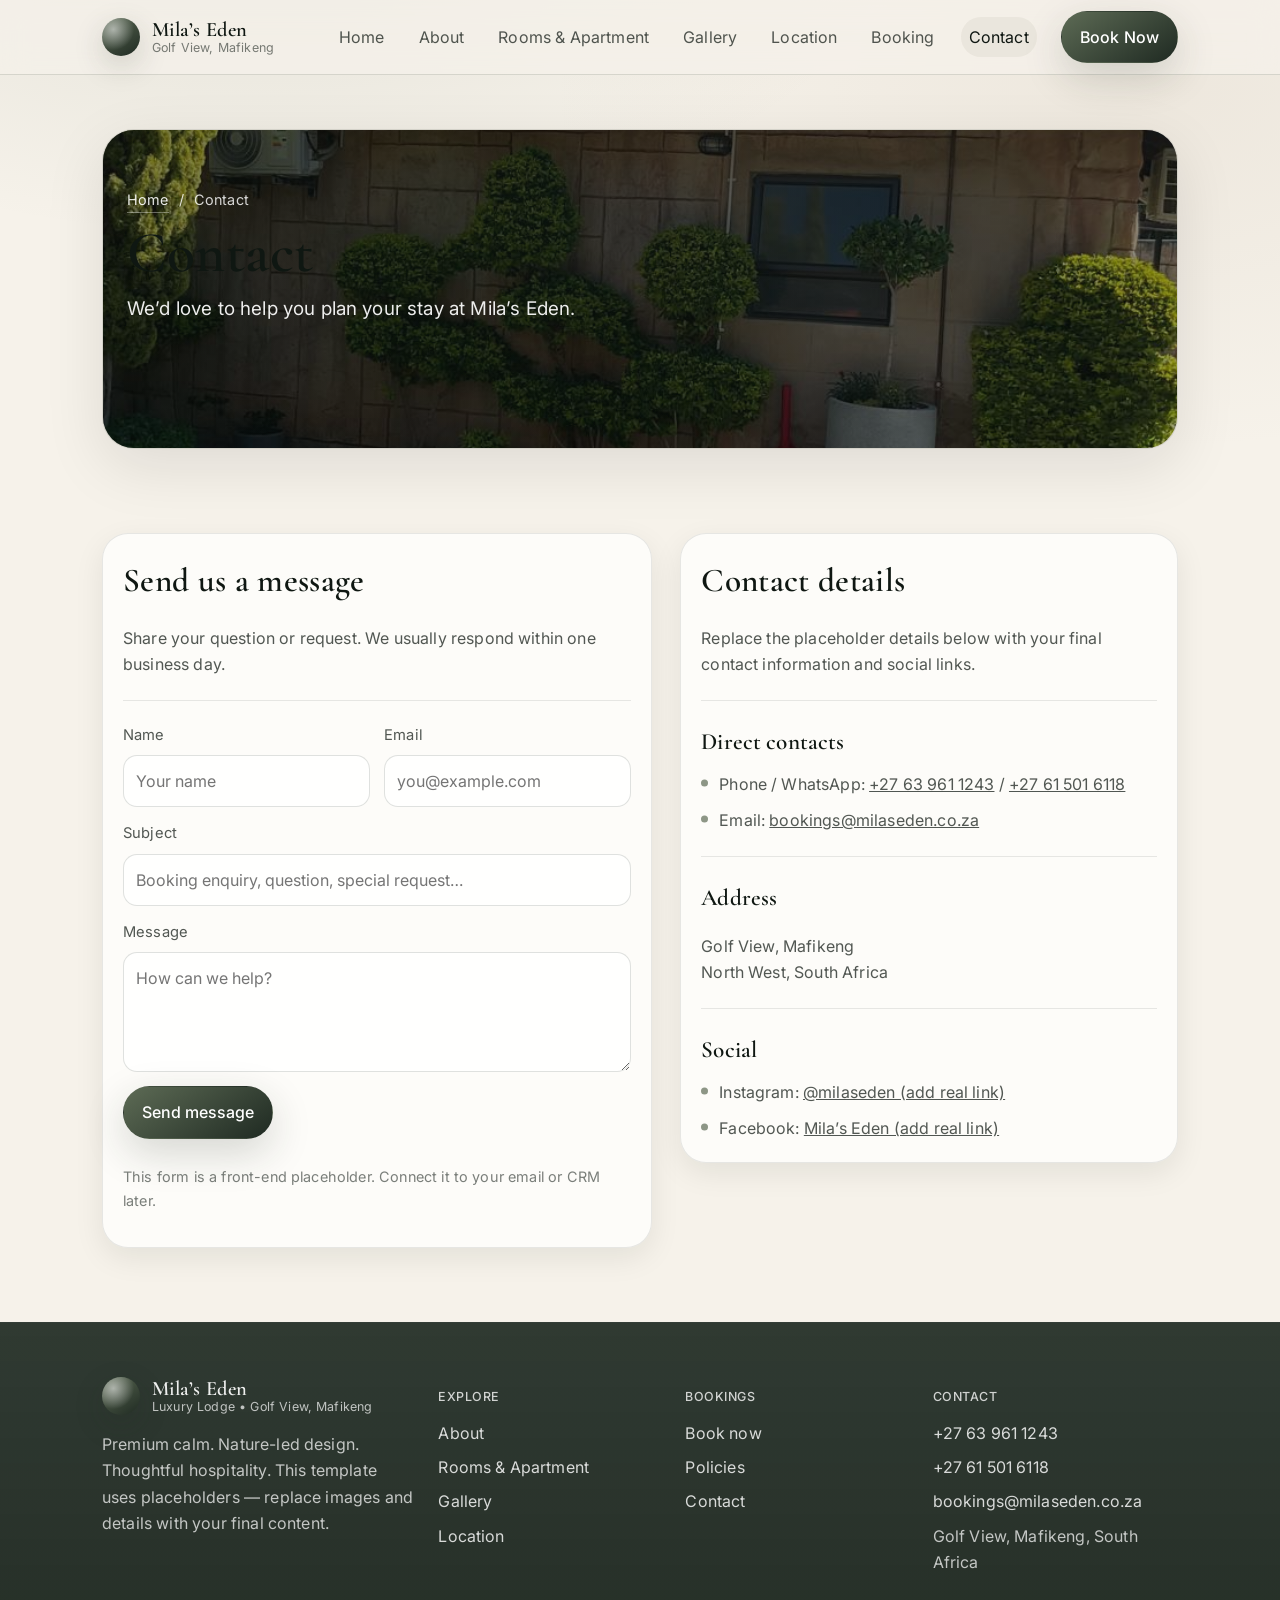
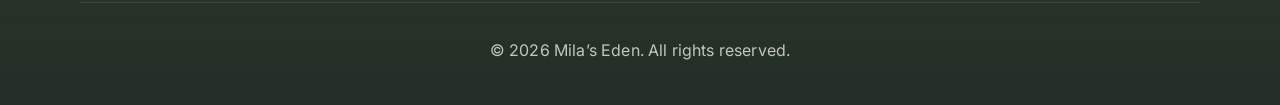
<file: contact.html>
<!DOCTYPE html>
<html lang="en">
<head>
  <meta charset="UTF-8" />
  <meta name="viewport" content="width=device-width, initial-scale=1.0" />
  <title>Contact | Mila’s Eden</title>
  <meta name="description" content="Contact Mila’s Eden in Golf View, Mafikeng — enquiry form, phone, email, and social links." />
  <meta name="theme-color" content="#1f2a22" />
  <link rel="stylesheet" href="styles.css" />
  <link rel="preconnect" href="https://fonts.googleapis.com">
  <link rel="preconnect" href="https://fonts.gstatic.com" crossorigin>
  <link href="https://fonts.googleapis.com/css2?family=Cormorant+Garamond:wght@400;500;600&family=Inter:wght@300;400;500;600&display=swap" rel="stylesheet">
</head>
<body>
  <a class="skip-link" href="#main">Skip to content</a>

  <!-- Shared Navigation -->
  <header class="site-header">
    <nav class="nav" aria-label="Primary">
      <div class="container nav-inner">
        <a class="brand" href="index.html" aria-label="Mila’s Eden home">
          <span class="brand-mark" aria-hidden="true"></span>
          <span class="brand-text">
            <span class="brand-name">Mila’s Eden</span>
            <span class="brand-sub">Golf View, Mafikeng</span>
          </span>
        </a>

        <button class="nav-toggle" type="button" aria-label="Open menu" aria-expanded="false" aria-controls="navMenu">
          <span class="nav-toggle-lines" aria-hidden="true"></span>
        </button>

        <ul class="nav-menu" id="navMenu">
          <li><a class="nav-link" href="index.html">Home</a></li>
          <li><a class="nav-link" href="about.html">About</a></li>
          <li><a class="nav-link" href="rooms.html">Rooms & Apartment</a></li>
          <li><a class="nav-link" href="gallery.html">Gallery</a></li>
          <li><a class="nav-link" href="location.html">Location</a></li>
          <li><a class="nav-link" href="booking.html">Booking</a></li>
          <li><a class="nav-link" href="contact.html">Contact</a></li>
          <li class="nav-cta"><a class="btn btn-primary" href="booking.html">Book Now</a></li>
        </ul>
      </div>
    </nav>
  </header>

  <main id="main">
    <!-- Page Hero -->
    <section class="page-hero">
      <div class="container">
        <div class="hero-shell">
          <div class="hero-media" aria-hidden="true">
            <img
              class="hero-img"
              alt="Road leading towards Mila’s Eden"
              src="Images/Surroundings/WhatsApp Image 2026-02-26 at 15.10.13 (2).jpeg"
            />
            <div class="hero-scrim"></div>
          </div>

          <div class="container hero-content">
            <div class="breadcrumbs reveal">
              <a href="index.html">Home</a>
              <span aria-hidden="true">/</span>
              <span>Contact</span>
            </div>
            <h1 class="display reveal">Contact</h1>
            <p class="lead reveal">We’d love to help you plan your stay at Mila’s Eden.</p>
          </div>
        </div>
      </div>
    </section>

    <section class="section">
      <div class="container grid grid-2">
        <div class="reveal">
          <div class="form-card">
            <h2 class="h2">Send us a message</h2>
            <p class="muted">Share your question or request. We usually respond within one business day.</p>
            <div class="divider"></div>
            <form id="contactForm" class="form" novalidate>
              <div class="field-row">
                <div class="field">
                  <label class="label" for="contactName">Name</label>
                  <input class="input" type="text" id="contactName" name="name" required placeholder="Your name" />
                </div>
                <div class="field">
                  <label class="label" for="contactEmail">Email</label>
                  <input class="input" type="email" id="contactEmail" name="email" required placeholder="you@example.com" />
                </div>
              </div>

              <div class="field">
                <label class="label" for="contactSubject">Subject</label>
                <input class="input" type="text" id="contactSubject" name="subject" required placeholder="Booking enquiry, question, special request…" />
              </div>

              <div class="field">
                <label class="label" for="contactMessage">Message</label>
                <textarea class="textarea" id="contactMessage" name="message" required placeholder="How can we help?"></textarea>
              </div>

              <div class="form-actions">
                <button class="btn btn-primary" type="submit">Send message</button>
                <p class="hint">This form is a front-end placeholder. Connect it to your email or CRM later.</p>
              </div>
            </form>
          </div>
        </div>

        <div class="reveal">
          <div class="form-card">
            <h2 class="h2">Contact details</h2>
            <p class="muted">
              Replace the placeholder details below with your final contact information and social links.
            </p>
            <div class="divider"></div>
            <h3 class="h3">Direct contacts</h3>
            <ul class="list">
              <li>Phone / WhatsApp: <a href="tel:+27639611243">+27 63 961 1243</a> / <a href="tel:+27615016118">+27 61 501 6118</a></li>
              <li>Email: <a href="mailto:bookings@milaseden.co.za">bookings@milaseden.co.za</a></li>
            </ul>

            <div class="divider"></div>
            <h3 class="h3">Address</h3>
            <p class="muted">
              Golf View, Mafikeng<br />
              North West, South Africa
            </p>

            <div class="divider"></div>
            <h3 class="h3">Social</h3>
            <ul class="list">
              <li><span class="muted">Instagram:</span> <a href="#" aria-label="Instagram profile placeholder">@milaseden (add real link)</a></li>
              <li><span class="muted">Facebook:</span> <a href="#" aria-label="Facebook page placeholder">Mila’s Eden (add real link)</a></li>
            </ul>
          </div>
        </div>
      </div>
    </section>
  </main>

  <!-- Shared Footer -->
  <footer class="footer">
    <div class="container footer-grid">
      <div class="footer-brand">
        <div class="brand brand-footer">
          <span class="brand-mark" aria-hidden="true"></span>
          <span class="brand-text">
            <span class="brand-name">Mila’s Eden</span>
            <span class="brand-sub">Luxury Lodge • Golf View, Mafikeng</span>
          </span>
        </div>
        <p class="muted">
          Premium calm. Nature-led design. Thoughtful hospitality.
          This template uses placeholders — replace images and details with your final content.
        </p>
      </div>

      <div>
        <h3 class="footer-title">Explore</h3>
        <ul class="footer-links">
          <li><a href="about.html">About</a></li>
          <li><a href="rooms.html">Rooms & Apartment</a></li>
          <li><a href="gallery.html">Gallery</a></li>
          <li><a href="location.html">Location</a></li>
        </ul>
      </div>

      <div>
        <h3 class="footer-title">Bookings</h3>
        <ul class="footer-links">
          <li><a href="booking.html">Book now</a></li>
          <li><a href="booking.html#policies">Policies</a></li>
          <li><a href="contact.html">Contact</a></li>
        </ul>
      </div>

      <div>
        <h3 class="footer-title">Contact</h3>
        <ul class="footer-links">
          <li><a href="tel:+27639611243">+27 63 961 1243</a></li>
          <li><a href="tel:+27615016118">+27 61 501 6118</a></li>
          <li><a href="mailto:bookings@milaseden.co.za">bookings@milaseden.co.za</a></li>
          <li><span class="muted">Golf View, Mafikeng, South Africa</span></li>
        </ul>
      </div>
    </div>

    <div class="container footer-bottom">
      <p class="muted">&copy; <span id="year"></span> Mila’s Eden. All rights reserved.</p>
    </div>
  </footer>

  <script src="script.js"></script>
</body>
</html>
</file>
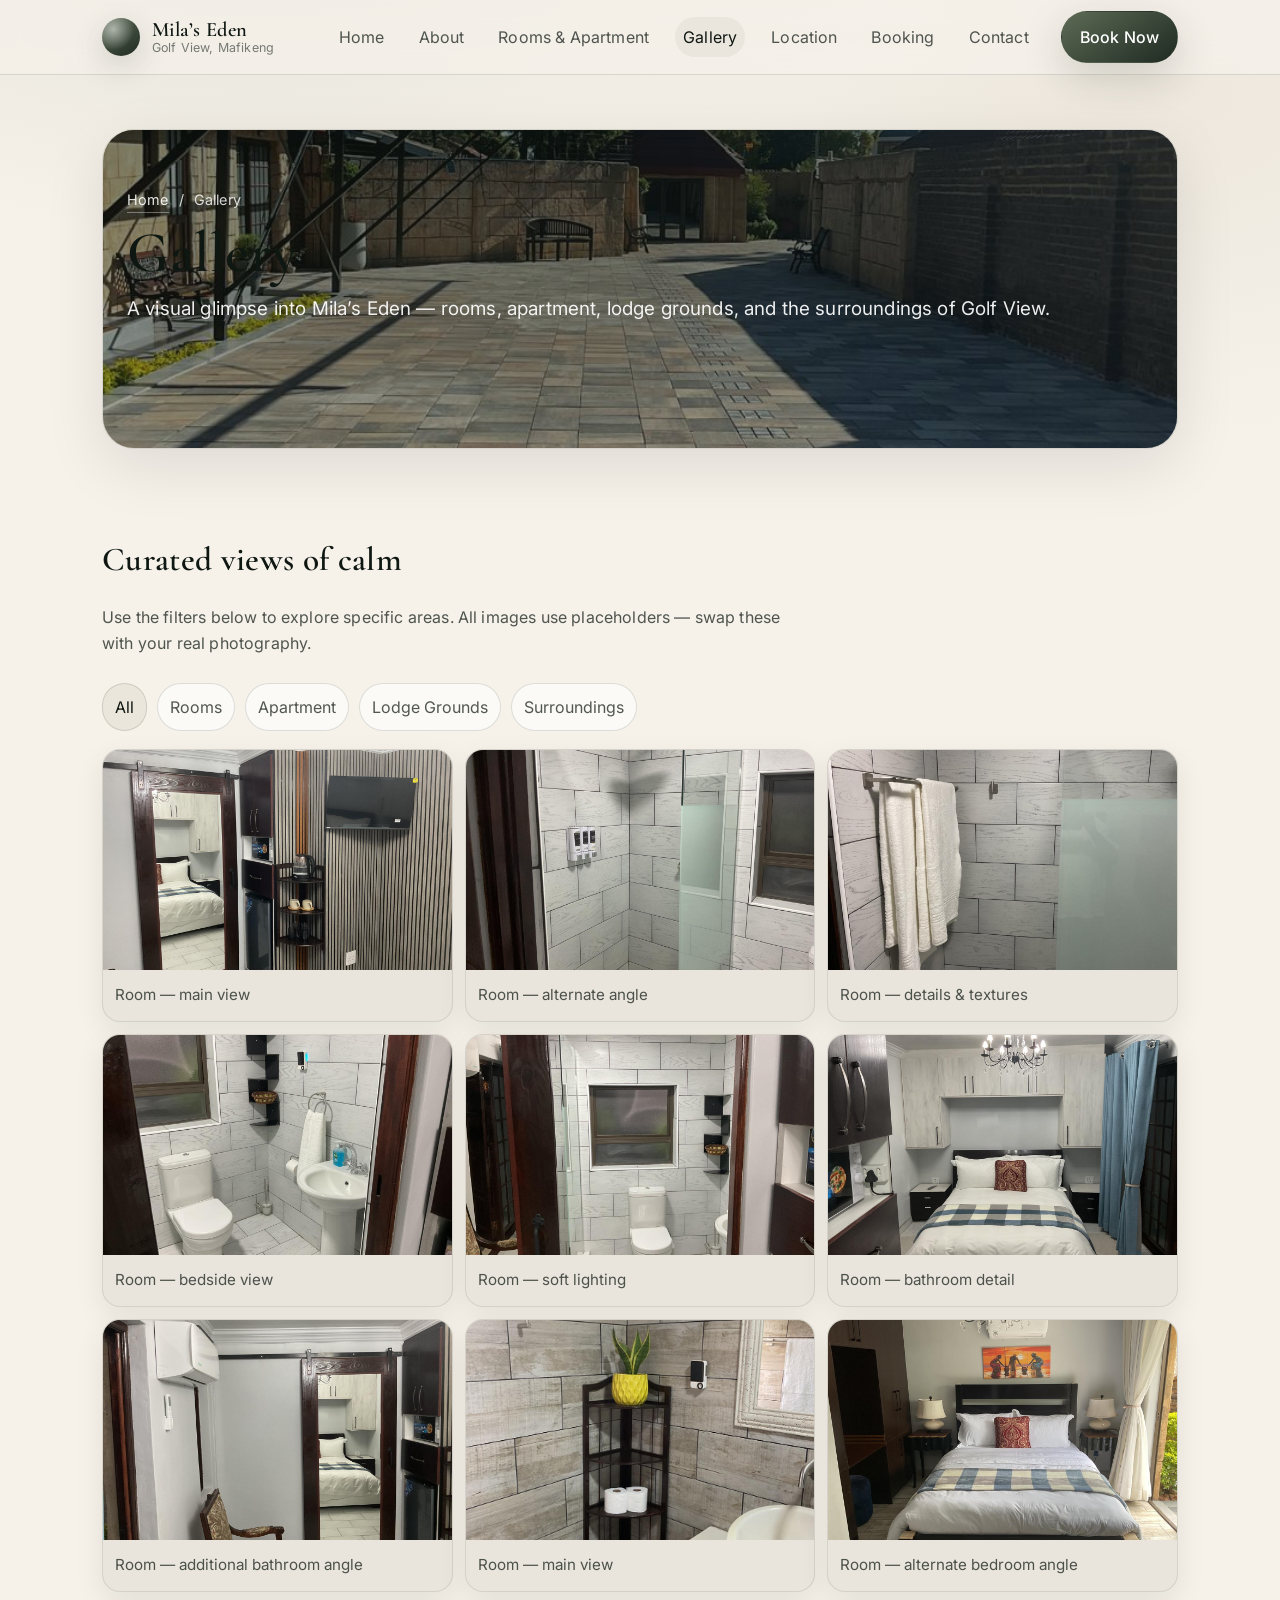
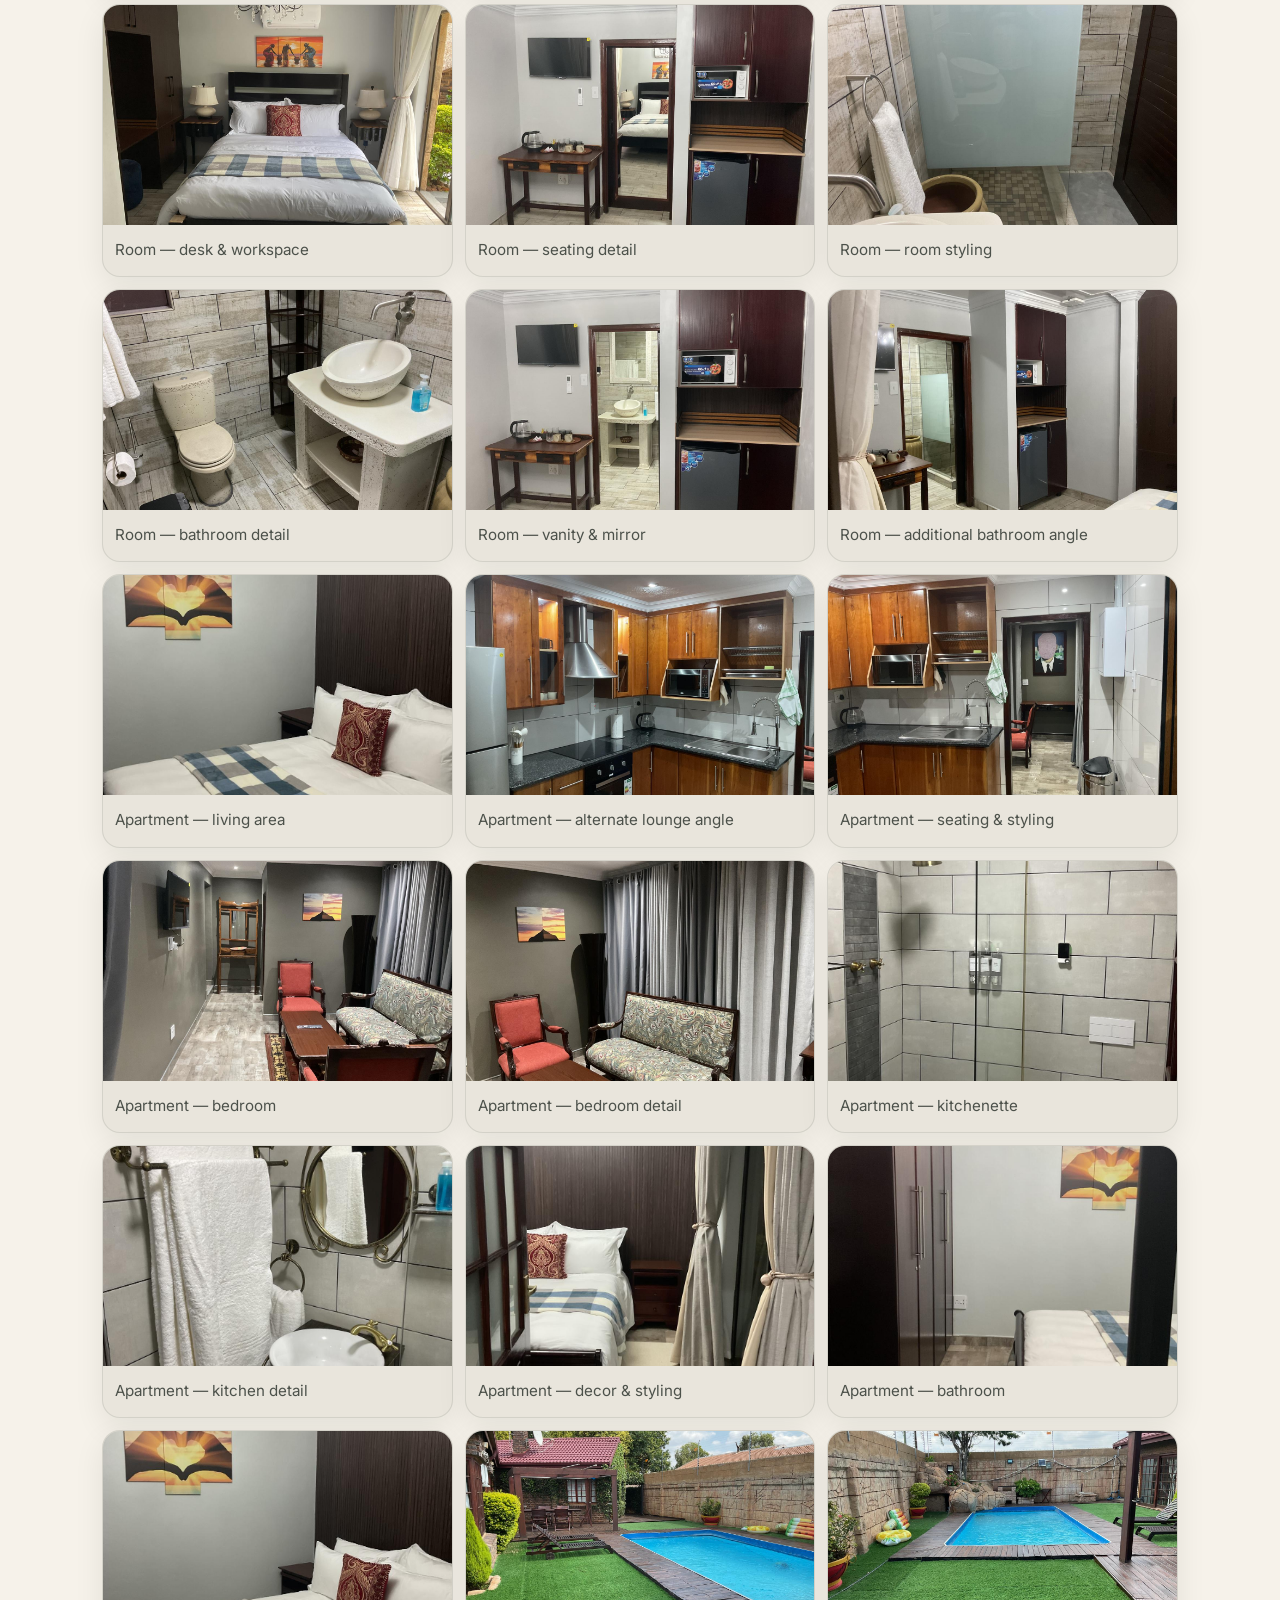
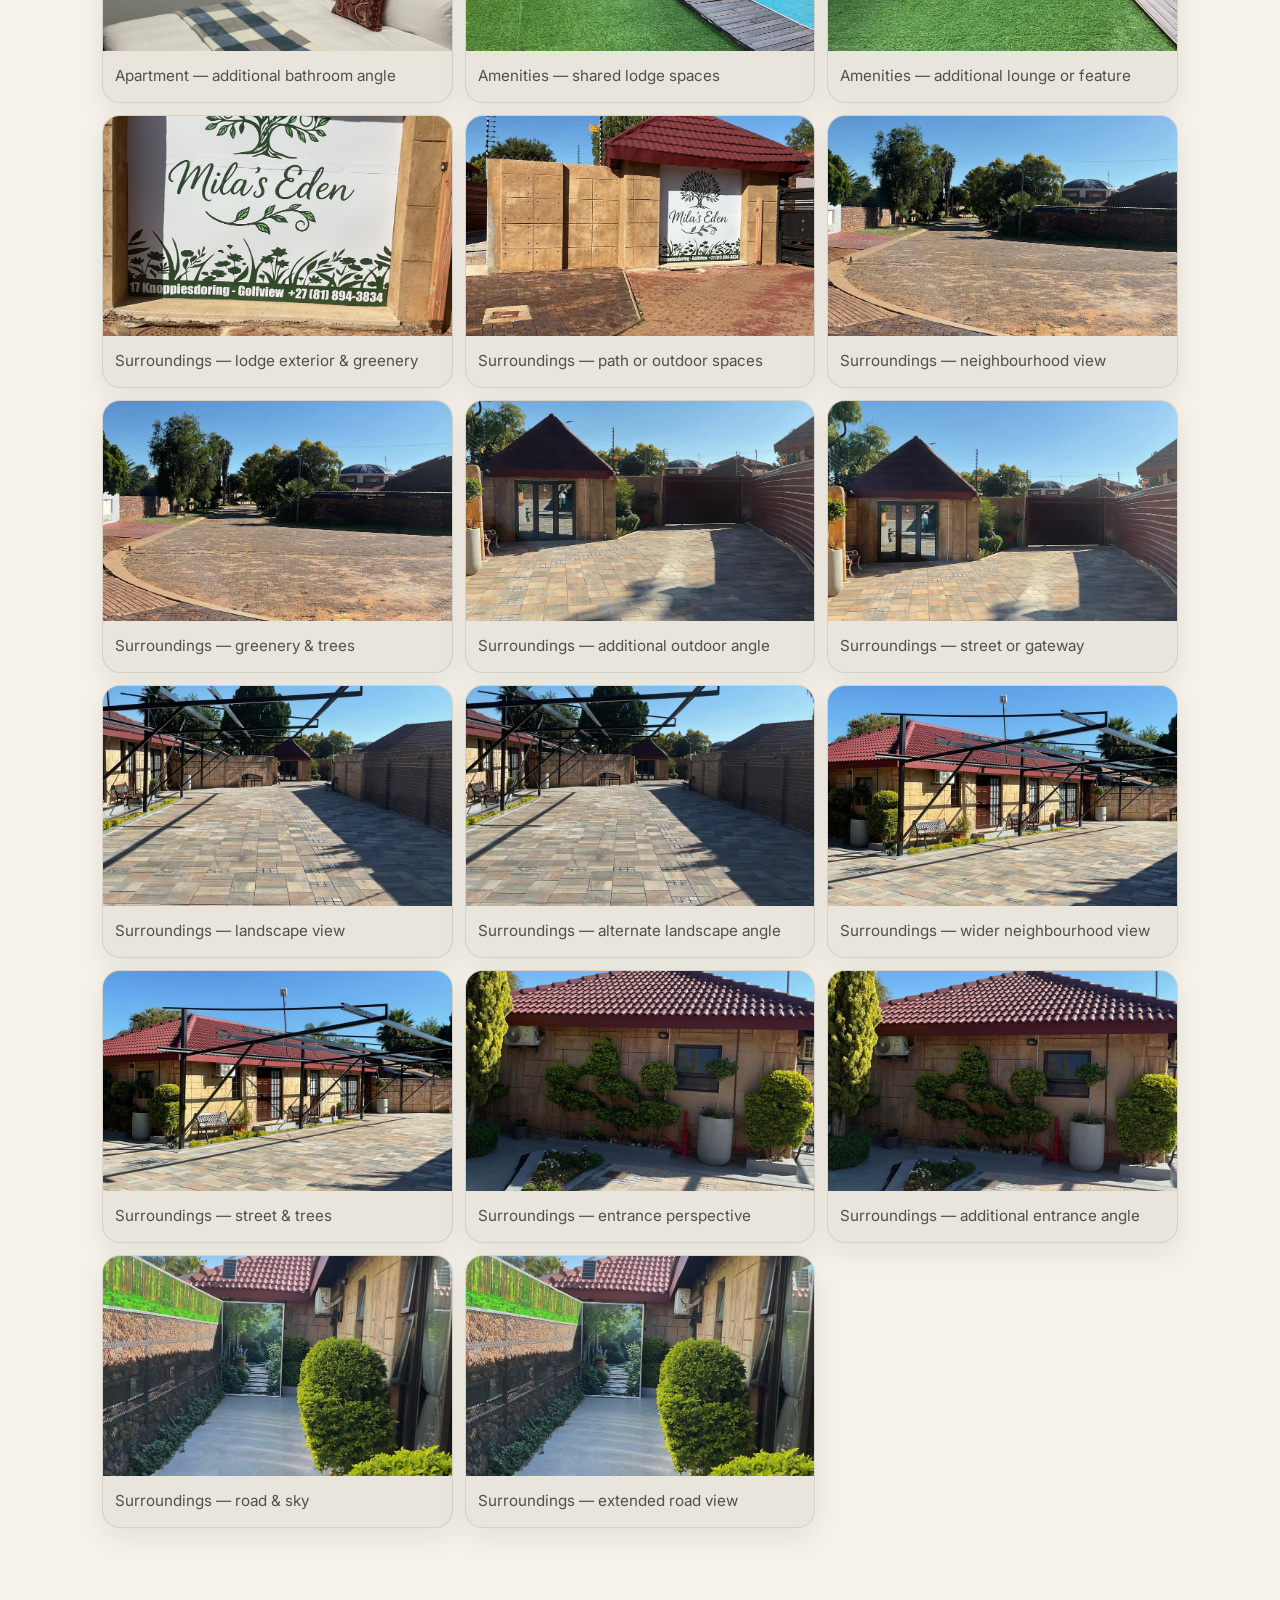
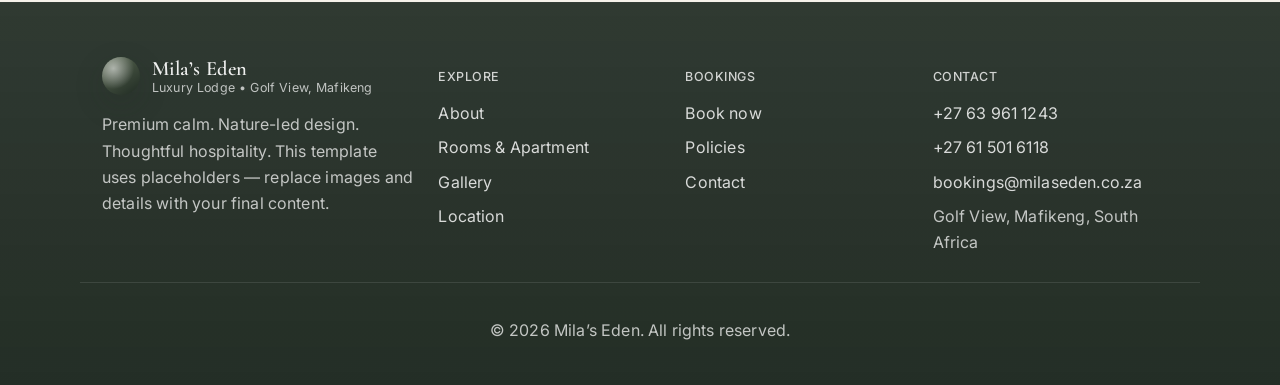
<file: gallery.html>
<!DOCTYPE html>
<html lang="en">
<head>
  <meta charset="UTF-8" />
  <meta name="viewport" content="width=device-width, initial-scale=1.0" />
  <title>Gallery | Mila’s Eden</title>
  <meta name="description" content="Browse the Mila’s Eden gallery — rooms, apartment, lodge grounds, and surroundings in Golf View, Mafikeng." />
  <meta name="theme-color" content="#1f2a22" />
  <link rel="stylesheet" href="styles.css" />
  <link rel="preconnect" href="https://fonts.googleapis.com">
  <link rel="preconnect" href="https://fonts.gstatic.com" crossorigin>
  <link href="https://fonts.googleapis.com/css2?family=Cormorant+Garamond:wght@400;500;600&family=Inter:wght@300;400;500;600&display=swap" rel="stylesheet">
</head>
<body>
  <a class="skip-link" href="#main">Skip to content</a>

  <!-- Shared Navigation -->
  <header class="site-header">
    <nav class="nav" aria-label="Primary">
      <div class="container nav-inner">
        <a class="brand" href="index.html" aria-label="Mila’s Eden home">
          <span class="brand-mark" aria-hidden="true"></span>
          <span class="brand-text">
            <span class="brand-name">Mila’s Eden</span>
            <span class="brand-sub">Golf View, Mafikeng</span>
          </span>
        </a>

        <button class="nav-toggle" type="button" aria-label="Open menu" aria-expanded="false" aria-controls="navMenu">
          <span class="nav-toggle-lines" aria-hidden="true"></span>
        </button>

        <ul class="nav-menu" id="navMenu">
          <li><a class="nav-link" href="index.html">Home</a></li>
          <li><a class="nav-link" href="about.html">About</a></li>
          <li><a class="nav-link" href="rooms.html">Rooms & Apartment</a></li>
          <li><a class="nav-link" href="gallery.html">Gallery</a></li>
          <li><a class="nav-link" href="location.html">Location</a></li>
          <li><a class="nav-link" href="booking.html">Booking</a></li>
          <li><a class="nav-link" href="contact.html">Contact</a></li>
          <li class="nav-cta"><a class="btn btn-primary" href="booking.html">Book Now</a></li>
        </ul>
      </div>
    </nav>
  </header>

  <main id="main">
    <!-- Page Hero -->
    <section class="page-hero">
      <div class="container">
        <div class="hero-shell">
          <div class="hero-media" aria-hidden="true">
            <img
              class="hero-img"
              alt="Collage of Mila’s Eden surroundings"
              src="Images/Surroundings/WhatsApp Image 2026-02-26 at 15.10.12 (1).jpeg"
            />
            <div class="hero-scrim"></div>
          </div>

          <div class="container hero-content">
            <div class="breadcrumbs reveal">
              <a href="index.html">Home</a>
              <span aria-hidden="true">/</span>
              <span>Gallery</span>
            </div>
            <h1 class="display reveal">Gallery</h1>
            <p class="lead reveal">A visual glimpse into Mila’s Eden — rooms, apartment, lodge grounds, and the surroundings of Golf View.</p>
          </div>
        </div>
      </div>
    </section>

    <section class="section">
      <div class="container">
        <div class="section-head reveal">
          <h2 class="h2">Curated views of calm</h2>
          <p class="muted">Use the filters below to explore specific areas. All images use placeholders — swap these with your real photography.</p>
        </div>

        <div class="filter-bar reveal" data-gallery-filters>
          <button class="chip is-active" type="button" data-filter="all">All</button>
          <button class="chip" type="button" data-filter="rooms">Rooms</button>
          <button class="chip" type="button" data-filter="apartment">Apartment</button>
          <button class="chip" type="button" data-filter="lodge">Lodge Grounds</button>
          <button class="chip" type="button" data-filter="surroundings">Surroundings</button>
        </div>

        <div class="gallery-grid reveal" data-gallery-grid>
          <!-- Rooms -->
          <button
            class="gallery-item"
            type="button"
            data-category="rooms"
            data-lightbox="true"
            data-src="Images/Room1/WhatsApp Image 2026-02-26 at 15.08.36.jpeg"
            data-caption="Room — main view"
          >
            <img
              alt="Room gallery image"
              src="Images/Room1/WhatsApp Image 2026-02-26 at 15.08.36.jpeg"
            />
            <div class="cap">Room — main view</div>
          </button>

          <button
            class="gallery-item"
            type="button"
            data-category="rooms"
            data-lightbox="true"
            data-src="Images/Room1/WhatsApp Image 2026-02-26 at 15.08.36 (1).jpeg"
            data-caption="Room — alternate angle"
          >
            <img
              alt="Room gallery image 2"
              src="Images/Room1/WhatsApp Image 2026-02-26 at 15.08.36 (1).jpeg"
            />
            <div class="cap">Room — alternate angle</div>
          </button>

          <button
            class="gallery-item"
            type="button"
            data-category="rooms"
            data-lightbox="true"
            data-src="Images/Room1/WhatsApp Image 2026-02-26 at 15.08.37.jpeg"
            data-caption="Room — details &amp; textures"
          >
            <img
              alt="Room gallery image 3"
              src="Images/Room1/WhatsApp Image 2026-02-26 at 15.08.37.jpeg"
            />
            <div class="cap">Room — details &amp; textures</div>
          </button>

          <button
            class="gallery-item"
            type="button"
            data-category="rooms"
            data-lightbox="true"
            data-src="Images/Room1/WhatsApp Image 2026-02-26 at 15.08.37 (1).jpeg"
            data-caption="Room — bedside view"
          >
            <img
              alt="Room gallery image 4"
              src="Images/Room1/WhatsApp Image 2026-02-26 at 15.08.37 (1).jpeg"
            />
            <div class="cap">Room — bedside view</div>
          </button>

          <button
            class="gallery-item"
            type="button"
            data-category="rooms"
            data-lightbox="true"
            data-src="Images/Room1/WhatsApp Image 2026-02-26 at 15.08.37 (2).jpeg"
            data-caption="Room — soft lighting"
          >
            <img
              alt="Room gallery image 5"
              src="Images/Room1/WhatsApp Image 2026-02-26 at 15.08.37 (2).jpeg"
            />
            <div class="cap">Room — soft lighting</div>
          </button>

          <button
            class="gallery-item"
            type="button"
            data-category="rooms"
            data-lightbox="true"
            data-src="Images/Room1/WhatsApp Image 2026-02-26 at 15.08.38.jpeg"
            data-caption="Room — bathroom detail"
          >
            <img
              alt="Room gallery image 6"
              src="Images/Room1/WhatsApp Image 2026-02-26 at 15.08.38.jpeg"
            />
            <div class="cap">Room — bathroom detail</div>
          </button>

          <button
            class="gallery-item"
            type="button"
            data-category="rooms"
            data-lightbox="true"
            data-src="Images/Room1/WhatsApp Image 2026-02-26 at 15.08.38 (1).jpeg"
            data-caption="Room — additional bathroom angle"
          >
            <img
              alt="Room gallery image 7"
              src="Images/Room1/WhatsApp Image 2026-02-26 at 15.08.38 (1).jpeg"
            />
            <div class="cap">Room — additional bathroom angle</div>
          </button>

          <!-- Rooms -->
          <button
            class="gallery-item"
            type="button"
            data-category="rooms"
            data-lightbox="true"
            data-src="Images/Room2/WhatsApp Image 2026-02-28 at 10.28.57.jpeg"
            data-caption="Room — main view"
          >
            <img
              alt="Room gallery image"
              src="Images/Room2/WhatsApp Image 2026-02-28 at 10.28.57.jpeg"
            />
            <div class="cap">Room — main view</div>
          </button>

          <button
            class="gallery-item"
            type="button"
            data-category="rooms"
            data-lightbox="true"
            data-src="Images/Room2/WhatsApp Image 2026-02-28 at 10.28.58.jpeg"
            data-caption="Room — alternate bedroom angle"
          >
            <img
              alt="Room gallery image 2"
              src="Images/Room2/WhatsApp Image 2026-02-28 at 10.28.58.jpeg"
            />
            <div class="cap">Room — alternate bedroom angle</div>
          </button>

          <button
            class="gallery-item"
            type="button"
            data-category="rooms"
            data-lightbox="true"
            data-src="Images/Room2/WhatsApp Image 2026-02-28 at 10.28.58 (1).jpeg"
            data-caption="Room — desk &amp; workspace"
          >
            <img
              alt="Room gallery image 3"
              src="Images/Room2/WhatsApp Image 2026-02-28 at 10.28.58 (1).jpeg"
            />
            <div class="cap">Room — desk &amp; workspace</div>
          </button>

          <button
            class="gallery-item"
            type="button"
            data-category="rooms"
            data-lightbox="true"
            data-src="Images/Room2/WhatsApp Image 2026-02-28 at 10.28.58 (2).jpeg"
            data-caption="Room — seating detail"
          >
            <img
              alt="Room gallery image 4"
              src="Images/Room2/WhatsApp Image 2026-02-28 at 10.28.58 (2).jpeg"
            />
            <div class="cap">Room — seating detail</div>
          </button>

          <button
            class="gallery-item"
            type="button"
            data-category="rooms"
            data-lightbox="true"
            data-src="Images/Room2/WhatsApp Image 2026-02-28 at 10.28.58 (3).jpeg"
            data-caption="Room — room styling"
          >
            <img
              alt="Room gallery image 5"
              src="Images/Room2/WhatsApp Image 2026-02-28 at 10.28.58 (3).jpeg"
            />
            <div class="cap">Room — room styling</div>
          </button>

          <button
            class="gallery-item"
            type="button"
            data-category="rooms"
            data-lightbox="true"
            data-src="Images/Room2/WhatsApp Image 2026-02-28 at 10.28.59.jpeg"
            data-caption="Room — bathroom detail"
          >
            <img
              alt="Room gallery image 6"
              src="Images/Room2/WhatsApp Image 2026-02-28 at 10.28.59.jpeg"
            />
            <div class="cap">Room — bathroom detail</div>
          </button>

          <button
            class="gallery-item"
            type="button"
            data-category="rooms"
            data-lightbox="true"
            data-src="Images/Room2/WhatsApp Image 2026-02-28 at 10.28.59 (1).jpeg"
            data-caption="Room — vanity &amp; mirror"
          >
            <img
              alt="Room gallery image 7"
              src="Images/Room2/WhatsApp Image 2026-02-28 at 10.28.59 (1).jpeg"
            />
            <div class="cap">Room — vanity &amp; mirror</div>
          </button>

          <button
            class="gallery-item"
            type="button"
            data-category="rooms"
            data-lightbox="true"
            data-src="Images/Room2/WhatsApp Image 2026-02-28 at 10.28.59 (2).jpeg"
            data-caption="Room — additional bathroom angle"
          >
            <img
              alt="Room gallery image 8"
              src="Images/Room2/WhatsApp Image 2026-02-28 at 10.28.59 (2).jpeg"
            />
            <div class="cap">Room — additional bathroom angle</div>
          </button>

          <!-- Apartment – Eden Apartment -->
          <button
            class="gallery-item"
            type="button"
            data-category="apartment"
            data-lightbox="true"
            data-src="Images/Apartment/WhatsApp Image 2026-04-23 at 21.14.21.jpeg"
            data-caption="Apartment — living area"
          >
            <img
              alt="Apartment gallery image"
              src="Images/Apartment/WhatsApp Image 2026-04-23 at 21.14.21.jpeg"
            />
            <div class="cap">Apartment — living area</div>
          </button>

          <button
            class="gallery-item"
            type="button"
            data-category="apartment"
            data-lightbox="true"
            data-src="Images/Apartment/WhatsApp Image 2026-02-26 at 15.07.11 (1).jpeg"
            data-caption="Apartment — alternate lounge angle"
          >
            <img
              alt="Apartment gallery image 2"
              src="Images/Apartment/WhatsApp Image 2026-02-26 at 15.07.11 (1).jpeg"
            />
            <div class="cap">Apartment — alternate lounge angle</div>
          </button>

          <button
            class="gallery-item"
            type="button"
            data-category="apartment"
            data-lightbox="true"
            data-src="Images/Apartment/WhatsApp Image 2026-02-26 at 15.07.11 (2).jpeg"
            data-caption="Apartment — seating &amp; styling"
          >
            <img
              alt="Apartment gallery image 3"
              src="Images/Apartment/WhatsApp Image 2026-02-26 at 15.07.11 (2).jpeg"
            />
            <div class="cap">Apartment — seating &amp; styling</div>
          </button>

          <button
            class="gallery-item"
            type="button"
            data-category="apartment"
            data-lightbox="true"
            data-src="Images/Apartment/WhatsApp Image 2026-02-26 at 15.07.12.jpeg"
            data-caption="Apartment — bedroom"
          >
            <img
              alt="Apartment gallery image 4"
              src="Images/Apartment/WhatsApp Image 2026-02-26 at 15.07.12.jpeg"
            />
            <div class="cap">Apartment — bedroom</div>
          </button>

          <button
            class="gallery-item"
            type="button"
            data-category="apartment"
            data-lightbox="true"
            data-src="Images/Apartment/WhatsApp Image 2026-02-26 at 15.07.12 (1).jpeg"
            data-caption="Apartment — bedroom detail"
          >
            <img
              alt="Apartment gallery image 5"
              src="Images/Apartment/WhatsApp Image 2026-02-26 at 15.07.12 (1).jpeg"
            />
            <div class="cap">Apartment — bedroom detail</div>
          </button>

          <button
            class="gallery-item"
            type="button"
            data-category="apartment"
            data-lightbox="true"
            data-src="Images/Apartment/WhatsApp Image 2026-02-26 at 15.07.13.jpeg"
            data-caption="Apartment — kitchenette"
          >
            <img
              alt="Apartment gallery image 6"
              src="Images/Apartment/WhatsApp Image 2026-02-26 at 15.07.13.jpeg"
            />
            <div class="cap">Apartment — kitchenette</div>
          </button>

          <button
            class="gallery-item"
            type="button"
            data-category="apartment"
            data-lightbox="true"
            data-src="Images/Apartment/WhatsApp Image 2026-02-26 at 15.07.13 (1).jpeg"
            data-caption="Apartment — kitchen detail"
          >
            <img
              alt="Apartment gallery image 7"
              src="Images/Apartment/WhatsApp Image 2026-02-26 at 15.07.13 (1).jpeg"
            />
            <div class="cap">Apartment — kitchen detail</div>
          </button>

          <button
            class="gallery-item"
            type="button"
            data-category="apartment"
            data-lightbox="true"
            data-src="Images/Apartment/WhatsApp Image 2026-02-26 at 15.07.13 (2).jpeg"
            data-caption="Apartment — decor &amp; styling"
          >
            <img
              alt="Apartment gallery image 8"
              src="Images/Apartment/WhatsApp Image 2026-02-26 at 15.07.13 (2).jpeg"
            />
            <div class="cap">Apartment — decor &amp; styling</div>
          </button>

          <button
            class="gallery-item"
            type="button"
            data-category="apartment"
            data-lightbox="true"
            data-src="Images/Apartment/WhatsApp Image 2026-02-26 at 15.07.14.jpeg"
            data-caption="Apartment — bathroom"
          >
            <img
              alt="Apartment gallery image 9"
              src="Images/Apartment/WhatsApp Image 2026-02-26 at 15.07.14.jpeg"
            />
            <div class="cap">Apartment — bathroom</div>
          </button>

          <button
            class="gallery-item"
            type="button"
            data-category="apartment"
            data-lightbox="true"
            data-src="Images/Apartment/WhatsApp Image 2026-02-26 at 15.07.14 (1).jpeg"
            data-caption="Apartment — additional bathroom angle"
          >
            <img
              alt="Apartment gallery image 10"
              src="Images/Apartment/WhatsApp Image 2026-02-26 at 15.07.14 (1).jpeg"
            />
            <div class="cap">Apartment — additional bathroom angle</div>
          </button>

          <!-- Lodge grounds / Amenities -->
          <button
            class="gallery-item"
            type="button"
            data-category="lodge"
            data-lightbox="true"
            data-src="Images/Amenities/WhatsApp Image 2026-02-26 at 15.10.10 (1).jpeg"
            data-caption="Amenities — shared spaces"
          >
            <img
              alt="Lodge amenities image 1"
              src="Images/Amenities/WhatsApp Image 2026-02-26 at 15.10.10 (1).jpeg"
            />
            <div class="cap">Amenities — shared lodge spaces</div>
          </button>

          <button
            class="gallery-item"
            type="button"
            data-category="lodge"
            data-lightbox="true"
            data-src="Images/Amenities/WhatsApp Image 2026-02-26 at 15.10.10 (2).jpeg"
            data-caption="Amenities — additional lounge or feature"
          >
            <img
              alt="Lodge amenities image 2"
              src="Images/Amenities/WhatsApp Image 2026-02-26 at 15.10.10 (2).jpeg"
            />
            <div class="cap">Amenities — additional lounge or feature</div>
          </button>

          <!-- Surroundings -->
          <button
            class="gallery-item"
            type="button"
            data-category="surroundings"
            data-lightbox="true"
            data-src="Images/Surroundings/WhatsApp Image 2026-02-26 at 15.10.10.jpeg"
            data-caption="Surroundings — lodge exterior &amp; greenery"
          >
            <img
              alt="Surroundings image 1"
              src="Images/Surroundings/WhatsApp Image 2026-02-26 at 15.10.10.jpeg"
            />
            <div class="cap">Surroundings — lodge exterior &amp; greenery</div>
          </button>

          <button
            class="gallery-item"
            type="button"
            data-category="surroundings"
            data-lightbox="true"
            data-src="Images/Surroundings/WhatsApp Image 2026-02-26 at 15.10.10 (1).jpeg"
            data-caption="Surroundings — path or outdoor spaces"
          >
            <img
              alt="Surroundings image 2"
              src="Images/Surroundings/WhatsApp Image 2026-02-26 at 15.10.10 (1).jpeg"
            />
            <div class="cap">Surroundings — path or outdoor spaces</div>
          </button>

          <button
            class="gallery-item"
            type="button"
            data-category="surroundings"
            data-lightbox="true"
            data-src="Images/Surroundings/WhatsApp Image 2026-02-26 at 15.10.11.jpeg"
            data-caption="Surroundings — neighbourhood view"
          >
            <img
              alt="Surroundings image 3"
              src="Images/Surroundings/WhatsApp Image 2026-02-26 at 15.10.11.jpeg"
            />
            <div class="cap">Surroundings — neighbourhood view</div>
          </button>

          <button
            class="gallery-item"
            type="button"
            data-category="surroundings"
            data-lightbox="true"
            data-src="Images/Surroundings/WhatsApp Image 2026-02-26 at 15.10.11 (1).jpeg"
            data-caption="Surroundings — greenery &amp; trees"
          >
            <img
              alt="Surroundings image 4"
              src="Images/Surroundings/WhatsApp Image 2026-02-26 at 15.10.11 (1).jpeg"
            />
            <div class="cap">Surroundings — greenery &amp; trees</div>
          </button>

          <button
            class="gallery-item"
            type="button"
            data-category="surroundings"
            data-lightbox="true"
            data-src="Images/Surroundings/WhatsApp Image 2026-02-26 at 15.10.11 (2).jpeg"
            data-caption="Surroundings — additional outdoor angle"
          >
            <img
              alt="Surroundings image 5"
              src="Images/Surroundings/WhatsApp Image 2026-02-26 at 15.10.11 (2).jpeg"
            />
            <div class="cap">Surroundings — additional outdoor angle</div>
          </button>

          <button
            class="gallery-item"
            type="button"
            data-category="surroundings"
            data-lightbox="true"
            data-src="Images/Surroundings/WhatsApp Image 2026-02-26 at 15.10.12.jpeg"
            data-caption="Surroundings — street or gateway"
          >
            <img
              alt="Surroundings image 6"
              src="Images/Surroundings/WhatsApp Image 2026-02-26 at 15.10.12.jpeg"
            />
            <div class="cap">Surroundings — street or gateway</div>
          </button>

          <button
            class="gallery-item"
            type="button"
            data-category="surroundings"
            data-lightbox="true"
            data-src="Images/Surroundings/WhatsApp Image 2026-02-26 at 15.10.12 (1).jpeg"
            data-caption="Surroundings — landscape view"
          >
            <img
              alt="Surroundings image 7"
              src="Images/Surroundings/WhatsApp Image 2026-02-26 at 15.10.12 (1).jpeg"
            />
            <div class="cap">Surroundings — landscape view</div>
          </button>

          <button
            class="gallery-item"
            type="button"
            data-category="surroundings"
            data-lightbox="true"
            data-src="Images/Surroundings/WhatsApp Image 2026-02-26 at 15.10.12 (2).jpeg"
            data-caption="Surroundings — alternate landscape angle"
          >
            <img
              alt="Surroundings image 8"
              src="Images/Surroundings/WhatsApp Image 2026-02-26 at 15.10.12 (2).jpeg"
            />
            <div class="cap">Surroundings — alternate landscape angle</div>
          </button>

          <button
            class="gallery-item"
            type="button"
            data-category="surroundings"
            data-lightbox="true"
            data-src="Images/Surroundings/WhatsApp Image 2026-02-26 at 15.10.13.jpeg"
            data-caption="Surroundings — wider neighbourhood view"
          >
            <img
              alt="Surroundings image 9"
              src="Images/Surroundings/WhatsApp Image 2026-02-26 at 15.10.13.jpeg"
            />
            <div class="cap">Surroundings — wider neighbourhood view</div>
          </button>

          <button
            class="gallery-item"
            type="button"
            data-category="surroundings"
            data-lightbox="true"
            data-src="Images/Surroundings/WhatsApp Image 2026-02-26 at 15.10.13 (1).jpeg"
            data-caption="Surroundings — street &amp; trees"
          >
            <img
              alt="Surroundings image 10"
              src="Images/Surroundings/WhatsApp Image 2026-02-26 at 15.10.13 (1).jpeg"
            />
            <div class="cap">Surroundings — street &amp; trees</div>
          </button>

          <button
            class="gallery-item"
            type="button"
            data-category="surroundings"
            data-lightbox="true"
            data-src="Images/Surroundings/WhatsApp Image 2026-02-26 at 15.10.13 (2).jpeg"
            data-caption="Surroundings — entrance perspective"
          >
            <img
              alt="Surroundings image 11"
              src="Images/Surroundings/WhatsApp Image 2026-02-26 at 15.10.13 (2).jpeg"
            />
            <div class="cap">Surroundings — entrance perspective</div>
          </button>

          <button
            class="gallery-item"
            type="button"
            data-category="surroundings"
            data-lightbox="true"
            data-src="Images/Surroundings/WhatsApp Image 2026-02-26 at 15.10.13 (3).jpeg"
            data-caption="Surroundings — additional entrance angle"
          >
            <img
              alt="Surroundings image 12"
              src="Images/Surroundings/WhatsApp Image 2026-02-26 at 15.10.13 (3).jpeg"
            />
            <div class="cap">Surroundings — additional entrance angle</div>
          </button>

          <button
            class="gallery-item"
            type="button"
            data-category="surroundings"
            data-lightbox="true"
            data-src="Images/Surroundings/WhatsApp Image 2026-02-26 at 15.10.14.jpeg"
            data-caption="Surroundings — road &amp; sky"
          >
            <img
              alt="Surroundings image 13"
              src="Images/Surroundings/WhatsApp Image 2026-02-26 at 15.10.14.jpeg"
            />
            <div class="cap">Surroundings — road &amp; sky</div>
          </button>

          <button
            class="gallery-item"
            type="button"
            data-category="surroundings"
            data-lightbox="true"
            data-src="Images/Surroundings/WhatsApp Image 2026-02-26 at 15.10.14 (1).jpeg"
            data-caption="Surroundings — extended road view"
          >
            <img
              alt="Surroundings image 14"
              src="Images/Surroundings/WhatsApp Image 2026-02-26 at 15.10.14 (1).jpeg"
            />
            <div class="cap">Surroundings — extended road view</div>
          </button>
        </div>
      </div>
    </section>
  </main>

  <!-- Shared Footer -->
  <footer class="footer">
    <div class="container footer-grid">
      <div class="footer-brand">
        <div class="brand brand-footer">
          <span class="brand-mark" aria-hidden="true"></span>
          <span class="brand-text">
            <span class="brand-name">Mila’s Eden</span>
            <span class="brand-sub">Luxury Lodge • Golf View, Mafikeng</span>
          </span>
        </div>
        <p class="muted">
          Premium calm. Nature-led design. Thoughtful hospitality.
          This template uses placeholders — replace images and details with your final content.
        </p>
      </div>

      <div>
        <h3 class="footer-title">Explore</h3>
        <ul class="footer-links">
          <li><a href="about.html">About</a></li>
          <li><a href="rooms.html">Rooms & Apartment</a></li>
          <li><a href="gallery.html">Gallery</a></li>
          <li><a href="location.html">Location</a></li>
        </ul>
      </div>

      <div>
        <h3 class="footer-title">Bookings</h3>
        <ul class="footer-links">
          <li><a href="booking.html">Book now</a></li>
          <li><a href="booking.html#policies">Policies</a></li>
          <li><a href="contact.html">Contact</a></li>
        </ul>
      </div>

      <div>
        <h3 class="footer-title">Contact</h3>
        <ul class="footer-links">
          <li><a href="tel:+27639611243">+27 63 961 1243</a></li>
          <li><a href="tel:+27615016118">+27 61 501 6118</a></li>
          <li><a href="mailto:bookings@milaseden.co.za">bookings@milaseden.co.za</a></li>
          <li><span class="muted">Golf View, Mafikeng, South Africa</span></li>
        </ul>
      </div>
    </div>

    <div class="container footer-bottom">
      <p class="muted">&copy; <span id="year"></span> Mila’s Eden. All rights reserved.</p>
    </div>
  </footer>

  <script src="script.js"></script>
</body>
</html>
</file>
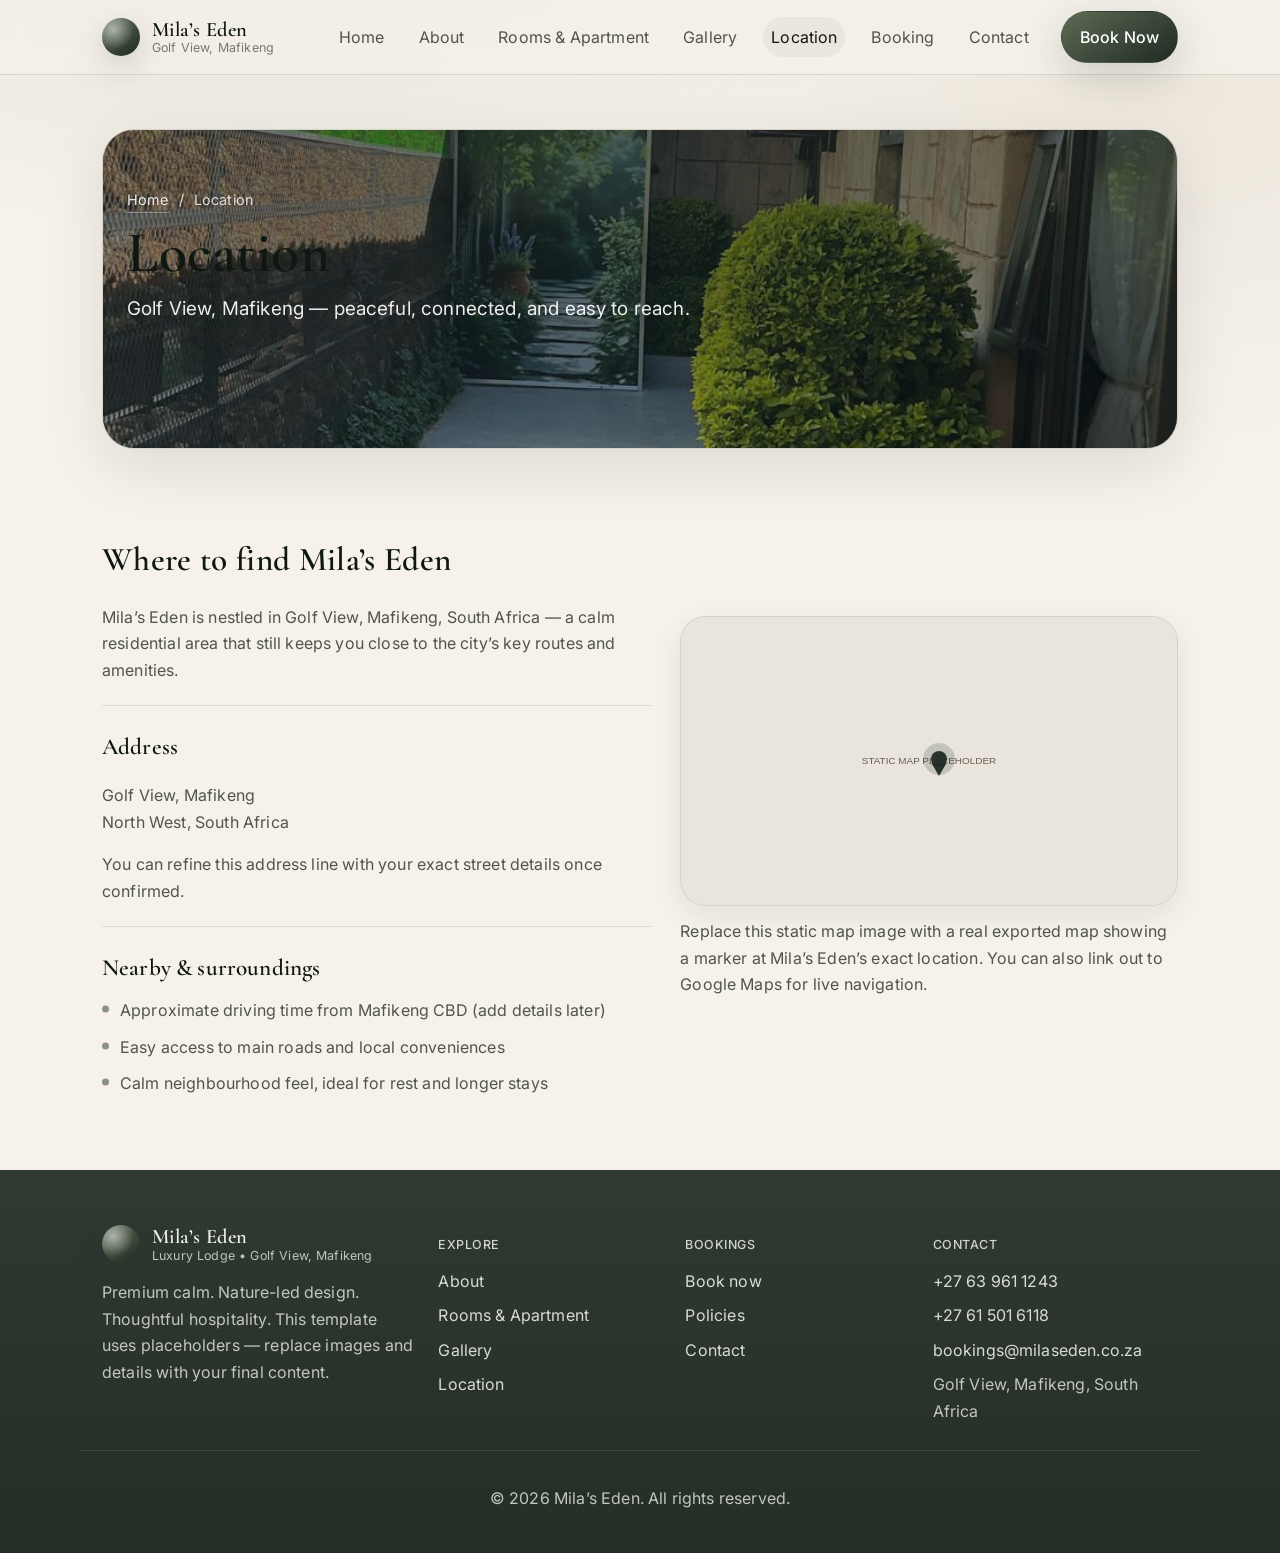
<file: location.html>
<!DOCTYPE html>
<html lang="en">
<head>
  <meta charset="UTF-8" />
  <meta name="viewport" content="width=device-width, initial-scale=1.0" />
  <title>Location | Mila’s Eden</title>
  <meta name="description" content="Find Mila’s Eden in Golf View, Mafikeng. View the static map, address, and nearby attractions." />
  <meta name="theme-color" content="#1f2a22" />
  <link rel="stylesheet" href="styles.css" />
  <link rel="preconnect" href="https://fonts.googleapis.com">
  <link rel="preconnect" href="https://fonts.gstatic.com" crossorigin>
  <link href="https://fonts.googleapis.com/css2?family=Cormorant+Garamond:wght@400;500;600&family=Inter:wght@300;400;500;600&display=swap" rel="stylesheet">
</head>
<body>
  <a class="skip-link" href="#main">Skip to content</a>

  <!-- Shared Navigation -->
  <header class="site-header">
    <nav class="nav" aria-label="Primary">
      <div class="container nav-inner">
        <a class="brand" href="index.html" aria-label="Mila’s Eden home">
          <span class="brand-mark" aria-hidden="true"></span>
          <span class="brand-text">
            <span class="brand-name">Mila’s Eden</span>
            <span class="brand-sub">Golf View, Mafikeng</span>
          </span>
        </a>

        <button class="nav-toggle" type="button" aria-label="Open menu" aria-expanded="false" aria-controls="navMenu">
          <span class="nav-toggle-lines" aria-hidden="true"></span>
        </button>

        <ul class="nav-menu" id="navMenu">
          <li><a class="nav-link" href="index.html">Home</a></li>
          <li><a class="nav-link" href="about.html">About</a></li>
          <li><a class="nav-link" href="rooms.html">Rooms & Apartment</a></li>
          <li><a class="nav-link" href="gallery.html">Gallery</a></li>
          <li><a class="nav-link" href="location.html">Location</a></li>
          <li><a class="nav-link" href="booking.html">Booking</a></li>
          <li><a class="nav-link" href="contact.html">Contact</a></li>
          <li class="nav-cta"><a class="btn btn-primary" href="booking.html">Book Now</a></li>
        </ul>
      </div>
    </nav>
  </header>

  <main id="main">
    <!-- Page Hero -->
    <section class="page-hero">
      <div class="container">
        <div class="hero-shell">
          <div class="hero-media" aria-hidden="true">
            <img
              class="hero-img"
              alt="Road and neighbourhood near Mila’s Eden"
              src="Images/Surroundings/WhatsApp Image 2026-02-26 at 15.10.14 (1).jpeg"
            />
            <div class="hero-scrim"></div>
          </div>

          <div class="container hero-content">
            <div class="breadcrumbs reveal">
              <a href="index.html">Home</a>
              <span aria-hidden="true">/</span>
              <span>Location</span>
            </div>
            <h1 class="display reveal">Location</h1>
            <p class="lead reveal">Golf View, Mafikeng — peaceful, connected, and easy to reach.</p>
          </div>
        </div>
      </div>
    </section>

    <section class="section">
      <div class="container grid grid-2 grid-vcenter">
        <div class="reveal">
          <h2 class="h2">Where to find Mila’s Eden</h2>
          <p class="muted prose">
            Mila’s Eden is nestled in Golf View, Mafikeng, South Africa — a calm residential area that still keeps you close to the city’s key routes and amenities.
          </p>
          <div class="divider"></div>
          <h3 class="h3">Address</h3>
          <p class="muted">
            Golf View, Mafikeng<br />
            North West, South Africa
          </p>
          <p class="muted">
            You can refine this address line with your exact street details once confirmed.
          </p>
          <div class="divider"></div>
          <h3 class="h3">Nearby &amp; surroundings</h3>
          <ul class="list">
            <li>Approximate driving time from Mafikeng CBD (add details later)</li>
            <li>Easy access to main roads and local conveniences</li>
            <li>Calm neighbourhood feel, ideal for rest and longer stays</li>
          </ul>
        </div>
        <div class="reveal">
          <div class="map-card">
            <!-- INSERT IMAGE: map-static.jpg -->
            <img class="img-cover" alt="Static map placeholder for Golf View, Mafikeng" src="data:image/svg+xml,%3Csvg xmlns='http://www.w3.org/2000/svg' width='1200' height='700'%3E%3Crect width='100%25' height='100%25' fill='%23e9e5dc'/%3E%3Ctext x='50%25' y='50%25' dominant-baseline='middle' text-anchor='middle' fill='%236a5d4f' font-family='Inter, Arial' font-size='24'%3ESTATIC MAP PLACEHOLDER%3C/text%3E%3C/svg%3E" />
            <div class="map-marker" aria-hidden="true"></div>
          </div>
          <p class="muted" style="margin-top:12px;">
            Replace this static map image with a real exported map showing a marker at Mila’s Eden’s exact location.
            You can also link out to Google Maps for live navigation.
          </p>
        </div>
      </div>
    </section>
  </main>

  <!-- Shared Footer -->
  <footer class="footer">
    <div class="container footer-grid">
      <div class="footer-brand">
        <div class="brand brand-footer">
          <span class="brand-mark" aria-hidden="true"></span>
          <span class="brand-text">
            <span class="brand-name">Mila’s Eden</span>
            <span class="brand-sub">Luxury Lodge • Golf View, Mafikeng</span>
          </span>
        </div>
        <p class="muted">
          Premium calm. Nature-led design. Thoughtful hospitality.
          This template uses placeholders — replace images and details with your final content.
        </p>
      </div>

      <div>
        <h3 class="footer-title">Explore</h3>
        <ul class="footer-links">
          <li><a href="about.html">About</a></li>
          <li><a href="rooms.html">Rooms & Apartment</a></li>
          <li><a href="gallery.html">Gallery</a></li>
          <li><a href="location.html">Location</a></li>
        </ul>
      </div>

      <div>
        <h3 class="footer-title">Bookings</h3>
        <ul class="footer-links">
          <li><a href="booking.html">Book now</a></li>
          <li><a href="booking.html#policies">Policies</a></li>
          <li><a href="contact.html">Contact</a></li>
        </ul>
      </div>

      <div>
        <h3 class="footer-title">Contact</h3>
        <ul class="footer-links">
          <li><a href="tel:+27639611243">+27 63 961 1243</a></li>
          <li><a href="tel:+27615016118">+27 61 501 6118</a></li>
          <li><a href="mailto:bookings@milaseden.co.za">bookings@milaseden.co.za</a></li>
          <li><span class="muted">Golf View, Mafikeng, South Africa</span></li>
        </ul>
      </div>
    </div>

    <div class="container footer-bottom">
      <p class="muted">&copy; <span id="year"></span> Mila’s Eden. All rights reserved.</p>
    </div>
  </footer>

  <script src="script.js"></script>
</body>
</html>
</file>
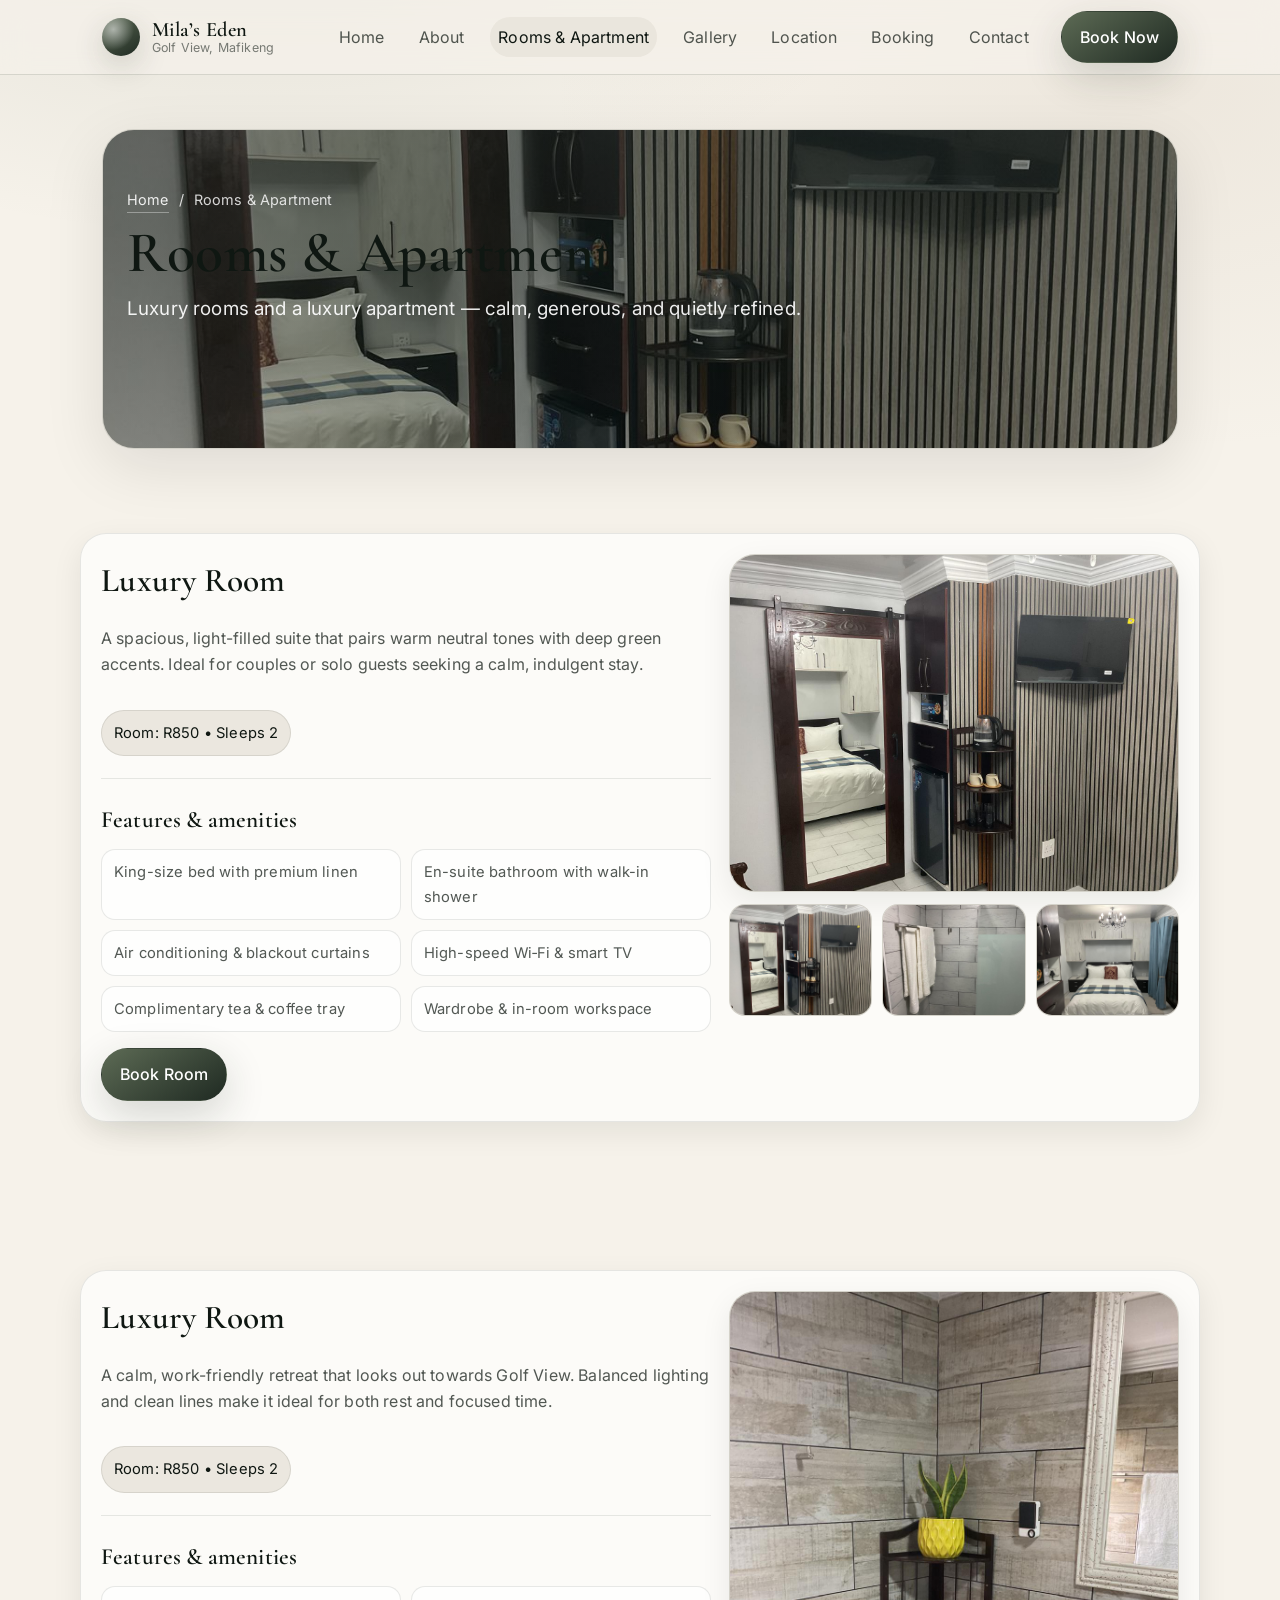
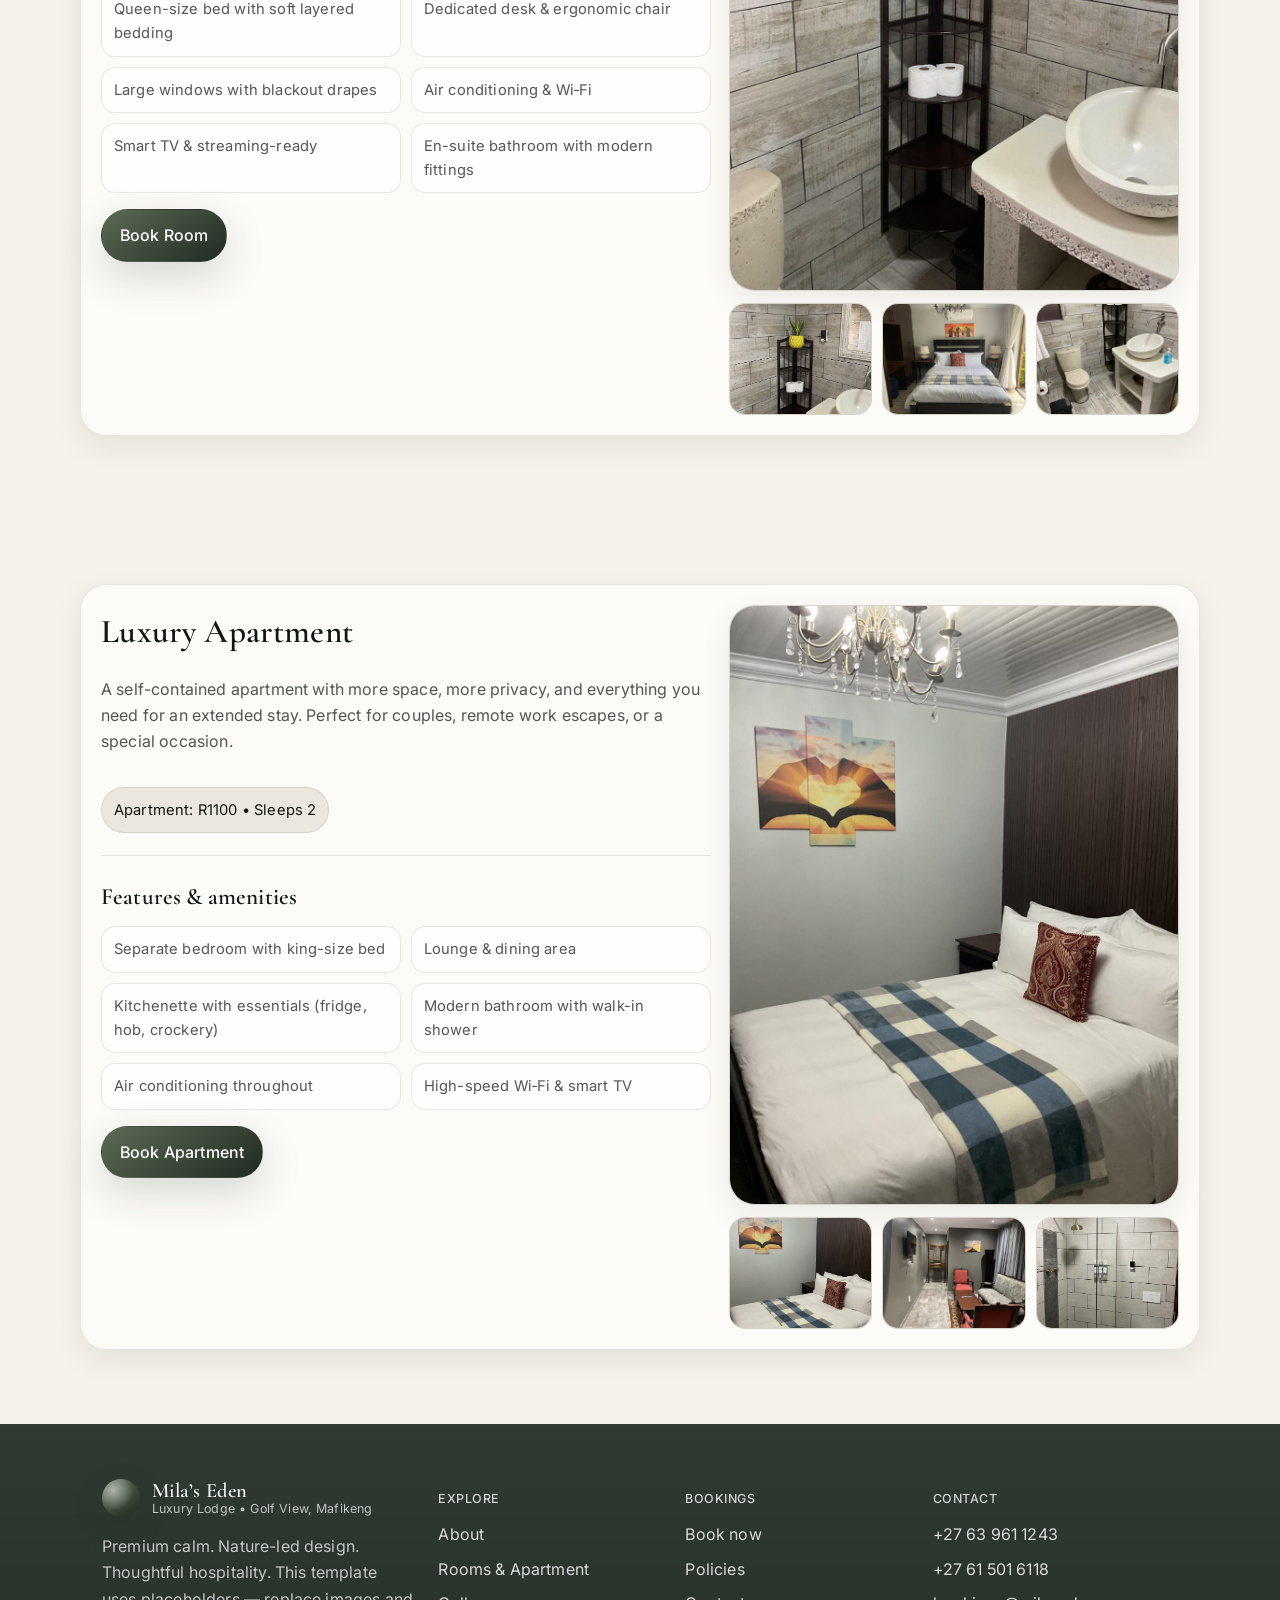
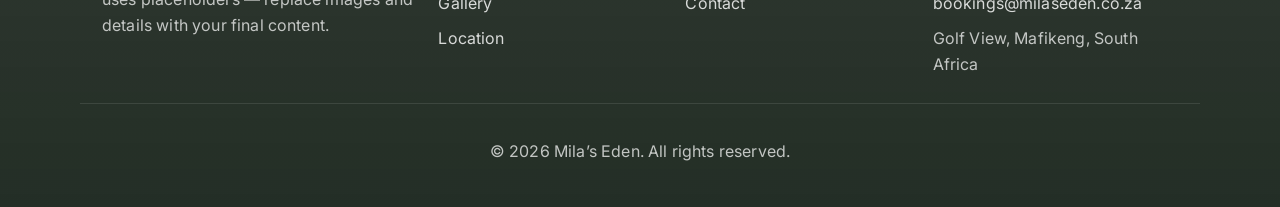
<file: rooms.html>
<!DOCTYPE html>
<html lang="en">
<head>
  <meta charset="UTF-8" />
  <meta name="viewport" content="width=device-width, initial-scale=1.0" />
  <title>Rooms & Apartment | Mila’s Eden</title>
  <meta name="description" content="Explore luxury rooms and a luxury apartment at Mila’s Eden in Golf View, Mafikeng." />
  <meta name="theme-color" content="#1f2a22" />
  <link rel="stylesheet" href="styles.css" />
  <link rel="preconnect" href="https://fonts.googleapis.com">
  <link rel="preconnect" href="https://fonts.gstatic.com" crossorigin>
  <link href="https://fonts.googleapis.com/css2?family=Cormorant+Garamond:wght@400;500;600&family=Inter:wght@300;400;500;600&display=swap" rel="stylesheet">
</head>
<body>
  <a class="skip-link" href="#main">Skip to content</a>

  <!-- Shared Navigation -->
  <header class="site-header">
    <nav class="nav" aria-label="Primary">
      <div class="container nav-inner">
        <a class="brand" href="index.html" aria-label="Mila’s Eden home">
          <span class="brand-mark" aria-hidden="true"></span>
          <span class="brand-text">
            <span class="brand-name">Mila’s Eden</span>
            <span class="brand-sub">Golf View, Mafikeng</span>
          </span>
        </a>

        <button class="nav-toggle" type="button" aria-label="Open menu" aria-expanded="false" aria-controls="navMenu">
          <span class="nav-toggle-lines" aria-hidden="true"></span>
        </button>

        <ul class="nav-menu" id="navMenu">
          <li><a class="nav-link" href="index.html">Home</a></li>
          <li><a class="nav-link" href="about.html">About</a></li>
          <li><a class="nav-link" href="rooms.html">Rooms & Apartment</a></li>
          <li><a class="nav-link" href="gallery.html">Gallery</a></li>
          <li><a class="nav-link" href="location.html">Location</a></li>
          <li><a class="nav-link" href="booking.html">Booking</a></li>
          <li><a class="nav-link" href="contact.html">Contact</a></li>
          <li class="nav-cta"><a class="btn btn-primary" href="booking.html">Book Now</a></li>
        </ul>
      </div>
    </nav>
  </header>

  <main id="main">
    <!-- Page Hero -->
    <section class="page-hero">
      <div class="container">
        <div class="hero-shell">
          <div class="hero-media" aria-hidden="true">
            <img
              class="hero-img"
              alt="Elegant bedroom interior at Mila’s Eden"
              src="Images/Room1/WhatsApp Image 2026-02-26 at 15.08.36.jpeg"
            />
            <div class="hero-scrim"></div>
          </div>

          <div class="container hero-content">
            <div class="breadcrumbs reveal">
              <a href="index.html">Home</a>
              <span aria-hidden="true">/</span>
              <span>Rooms & Apartment</span>
            </div>
            <h1 class="display reveal">Rooms &amp; Apartment</h1>
            <p class="lead reveal">Luxury rooms and a luxury apartment — calm, generous, and quietly refined.</p>
          </div>
        </div>
      </div>
    </section>

    <!-- Room -->
    <section id="room1" class="section">
      <div class="container room-section reveal">
        <div class="room-grid">
          <div>
            <h2 class="h2">Luxury Room</h2>
            <p class="muted">
              A spacious, light-filled suite that pairs warm neutral tones with deep green accents.
              Ideal for couples or solo guests seeking a calm, indulgent stay.
            </p>
            <div class="spacer-16"></div>
            <span class="price-tag">Room: R850 • Sleeps 2</span>
            <div class="divider"></div>
            <h3 class="h3">Features &amp; amenities</h3>
            <div class="amenities">
              <div class="amenity">King-size bed with premium linen</div>
              <div class="amenity">En-suite bathroom with walk-in shower</div>
              <div class="amenity">Air conditioning &amp; blackout curtains</div>
              <div class="amenity">High-speed Wi‑Fi &amp; smart TV</div>
              <div class="amenity">Complimentary tea &amp; coffee tray</div>
              <div class="amenity">Wardrobe &amp; in-room workspace</div>
            </div>
            <div class="spacer-16"></div>
            <a class="btn btn-primary" href="booking.html">Book Room</a>
          </div>
          <div>
            <div class="image-card">
              <!-- IMAGE: Room 1 (Eden Suite) -->
              <img
                class="img-cover"
                alt="Eden Suite main view"
                src="Images/Room1/WhatsApp Image 2026-02-26 at 15.08.36.jpeg"
              />
            </div>
            <div class="thumbs">
              <button
                class="thumb"
                type="button"
                data-lightbox="true"
                data-src="Images/Room1/WhatsApp Image 2026-02-26 at 15.08.36.jpeg"
                data-caption="Eden Suite — main view"
              >
                <img
                  alt="Eden Suite thumbnail 1"
                  src="Images/Room1/WhatsApp Image 2026-02-26 at 15.08.36.jpeg"
                />
              </button>
              <button
                class="thumb"
                type="button"
                data-lightbox="true"
                data-src="Images/Room1/WhatsApp Image 2026-02-26 at 15.08.37.jpeg"
                data-caption="Eden Suite — bathroom detail"
              >
                <img
                  alt="Eden Suite thumbnail 2"
                  src="Images/Room1/WhatsApp Image 2026-02-26 at 15.08.37.jpeg"
                />
              </button>
              <button
                class="thumb"
                type="button"
                data-lightbox="true"
                data-src="Images/Room1/WhatsApp Image 2026-02-26 at 15.08.38.jpeg"
                data-caption="Eden Suite — styling & textures"
              >
                <img
                  alt="Eden Suite thumbnail 3"
                  src="Images/Room1/WhatsApp Image 2026-02-26 at 15.08.38.jpeg"
                />
              </button>
            </div>
          </div>
        </div>
      </div>
    </section>

    <!-- Room -->
    <section id="room2" class="section">
      <div class="container room-section reveal">
        <div class="room-grid">
          <div>
            <h2 class="h2">Luxury Room</h2>
            <p class="muted">
              A calm, work-friendly retreat that looks out towards Golf View.
              Balanced lighting and clean lines make it ideal for both rest and focused time.
            </p>
            <div class="spacer-16"></div>
            <span class="price-tag">Room: R850 • Sleeps 2</span>
            <div class="divider"></div>
            <h3 class="h3">Features &amp; amenities</h3>
            <div class="amenities">
              <div class="amenity">Queen-size bed with soft layered bedding</div>
              <div class="amenity">Dedicated desk &amp; ergonomic chair</div>
              <div class="amenity">Large windows with blackout drapes</div>
              <div class="amenity">Air conditioning &amp; Wi‑Fi</div>
              <div class="amenity">Smart TV &amp; streaming-ready</div>
              <div class="amenity">En-suite bathroom with modern fittings</div>
            </div>
            <div class="spacer-16"></div>
            <a class="btn btn-primary" href="booking.html">Book Room</a>
          </div>
          <div>
            <div class="image-card">
              <!-- IMAGE: Room 2 (Golf View Retreat) -->
              <img
                class="img-cover"
                alt="Golf View Retreat main view"
                src="Images/Room2/WhatsApp Image 2026-02-28 at 10.28.57.jpeg"
              />
            </div>
            <div class="thumbs">
              <button
                class="thumb"
                type="button"
                data-lightbox="true"
                data-src="Images/Room2/WhatsApp Image 2026-02-28 at 10.28.57.jpeg"
                data-caption="Golf View Retreat — main view"
              >
                <img
                  alt="Golf View Retreat thumbnail 1"
                  src="Images/Room2/WhatsApp Image 2026-02-28 at 10.28.57.jpeg"
                />
              </button>
              <button
                class="thumb"
                type="button"
                data-lightbox="true"
                data-src="Images/Room2/WhatsApp Image 2026-02-28 at 10.28.58.jpeg"
                data-caption="Golf View Retreat — desk & workspace"
              >
                <img
                  alt="Golf View Retreat thumbnail 2"
                  src="Images/Room2/WhatsApp Image 2026-02-28 at 10.28.58.jpeg"
                />
              </button>
              <button
                class="thumb"
                type="button"
                data-lightbox="true"
                data-src="Images/Room2/WhatsApp Image 2026-02-28 at 10.28.59.jpeg"
                data-caption="Golf View Retreat — bathroom detail"
              >
                <img
                  alt="Golf View Retreat thumbnail 3"
                  src="Images/Room2/WhatsApp Image 2026-02-28 at 10.28.59.jpeg"
                />
              </button>
            </div>
          </div>
        </div>
      </div>
    </section>

    <!-- Apartment -->
    <section id="apartment" class="section">
      <div class="container room-section reveal">
        <div class="room-grid">
          <div>
            <h2 class="h2">Luxury Apartment</h2>
            <p class="muted">
              A self-contained apartment with more space, more privacy, and everything you need for an extended stay.
              Perfect for couples, remote work escapes, or a special occasion.
            </p>
            <div class="spacer-16"></div>
            <span class="price-tag">Apartment: R1100 • Sleeps 2</span>
            <div class="divider"></div>
            <h3 class="h3">Features &amp; amenities</h3>
            <div class="amenities">
              <div class="amenity">Separate bedroom with king-size bed</div>
              <div class="amenity">Lounge &amp; dining area</div>
              <div class="amenity">Kitchenette with essentials (fridge, hob, crockery)</div>
              <div class="amenity">Modern bathroom with walk-in shower</div>
              <div class="amenity">Air conditioning throughout</div>
              <div class="amenity">High-speed Wi‑Fi &amp; smart TV</div>
            </div>
            <div class="spacer-16"></div>
            <a class="btn btn-primary" href="booking.html">Book Apartment</a>
          </div>
          <div>
            <div class="image-card">
              <!-- IMAGE: Apartment (Eden Apartment) -->
              <img
                class="img-cover"
                alt="Eden Apartment living area"
                src="Images/Apartment/WhatsApp Image 2026-04-23 at 21.14.21.jpeg"
              />
            </div>
            <div class="thumbs">
              <button
                class="thumb"
                type="button"
                data-lightbox="true"
                data-src="Images/Apartment/WhatsApp Image 2026-04-23 at 21.14.21.jpeg"
                data-caption="Eden Apartment — living area"
              >
                <img
                  alt="Eden Apartment thumbnail 1"
                  src="Images/Apartment/WhatsApp Image 2026-04-23 at 21.14.21.jpeg"
                />
              </button>
              <button
                class="thumb"
                type="button"
                data-lightbox="true"
                data-src="Images/Apartment/WhatsApp Image 2026-02-26 at 15.07.12.jpeg"
                data-caption="Eden Apartment — bedroom"
              >
                <img
                  alt="Eden Apartment thumbnail 2"
                  src="Images/Apartment/WhatsApp Image 2026-02-26 at 15.07.12.jpeg"
                />
              </button>
              <button
                class="thumb"
                type="button"
                data-lightbox="true"
                data-src="Images/Apartment/WhatsApp Image 2026-02-26 at 15.07.13.jpeg"
                data-caption="Eden Apartment — kitchenette &amp; details"
              >
                <img
                  alt="Eden Apartment thumbnail 3"
                  src="Images/Apartment/WhatsApp Image 2026-02-26 at 15.07.13.jpeg"
                />
              </button>
            </div>
          </div>
        </div>
      </div>
    </section>
  </main>

  <!-- Shared Footer -->
  <footer class="footer">
    <div class="container footer-grid">
      <div class="footer-brand">
        <div class="brand brand-footer">
          <span class="brand-mark" aria-hidden="true"></span>
          <span class="brand-text">
            <span class="brand-name">Mila’s Eden</span>
            <span class="brand-sub">Luxury Lodge • Golf View, Mafikeng</span>
          </span>
        </div>
        <p class="muted">
          Premium calm. Nature-led design. Thoughtful hospitality.
          This template uses placeholders — replace images and details with your final content.
        </p>
      </div>

      <div>
        <h3 class="footer-title">Explore</h3>
        <ul class="footer-links">
          <li><a href="about.html">About</a></li>
          <li><a href="rooms.html">Rooms & Apartment</a></li>
          <li><a href="gallery.html">Gallery</a></li>
          <li><a href="location.html">Location</a></li>
        </ul>
      </div>

      <div>
        <h3 class="footer-title">Bookings</h3>
        <ul class="footer-links">
          <li><a href="booking.html">Book now</a></li>
          <li><a href="booking.html#policies">Policies</a></li>
          <li><a href="contact.html">Contact</a></li>
        </ul>
      </div>

      <div>
        <h3 class="footer-title">Contact</h3>
        <ul class="footer-links">
          <li><a href="tel:+27639611243">+27 63 961 1243</a></li>
          <li><a href="tel:+27615016118">+27 61 501 6118</a></li>
          <li><a href="mailto:bookings@milaseden.co.za">bookings@milaseden.co.za</a></li>
          <li><span class="muted">Golf View, Mafikeng, South Africa</span></li>
        </ul>
      </div>
    </div>

    <div class="container footer-bottom">
      <p class="muted">&copy; <span id="year"></span> Mila’s Eden. All rights reserved.</p>
    </div>
  </footer>

  <script src="script.js"></script>
</body>
</html>
</file>
<file: styles.css>
/*
  Mila’s Eden — Modern Luxury Lodge Template
  Palette: earthy tones, deep greens, warm neutrals
  Typography: Cormorant Garamond (display), Inter (body)
*/

/* Reset */
* { box-sizing: border-box; }
html, body { height: 100%; }
body { margin: 0; }
img { max-width: 100%; display: block; }
button, input, select, textarea { font: inherit; }
a { color: inherit; }

:root{
  --bg: #f6f2ea;
  --surface: #ffffff;
  --surface-2: #f0ece2;
  --ink: #0f1712;
  --muted: rgba(15, 23, 18, 0.72);
  --muted-2: rgba(15, 23, 18, 0.55);

  --forest: #1f2a22;
  --sage: #5d6b55;
  --moss: #3a4a3f;
  --sand: #e9e5dc;
  --clay: #b7a58f;

  --border: rgba(31, 42, 34, 0.14);
  --shadow: 0 18px 60px rgba(15, 23, 18, 0.10);
  --shadow-soft: 0 10px 30px rgba(15, 23, 18, 0.08);

  --radius: 18px;
  --radius-lg: 26px;

  --container: 1120px;
}

html{
  scroll-behavior: smooth;
  background: var(--bg);
  color: var(--ink);
  font-family: Inter, system-ui, -apple-system, Segoe UI, Roboto, Arial, sans-serif;
}

body{
  background: radial-gradient(1200px 600px at 20% -10%, rgba(93, 107, 85, 0.12), transparent 55%),
              radial-gradient(1000px 600px at 90% 10%, rgba(183, 165, 143, 0.14), transparent 60%),
              var(--bg);
  line-height: 1.65;
  letter-spacing: 0.01em;
}

.container{
  max-width: var(--container);
  margin: 0 auto;
  padding: 0 22px;
}

.skip-link{
  position: absolute;
  left: -9999px;
  top: 10px;
  background: var(--forest);
  color: #fff;
  padding: 10px 14px;
  border-radius: 999px;
  z-index: 9999;
}
.skip-link:focus{ left: 12px; }

/* Header / Nav */
.site-header{
  position: sticky;
  top: 0;
  z-index: 50;
  background: rgba(246, 242, 234, 0.72);
  backdrop-filter: blur(14px);
  border-bottom: 1px solid var(--border);
}

.nav-inner{
  display: flex;
  align-items: center;
  justify-content: space-between;
  min-height: 74px;
  gap: 18px;
}

.brand{
  display: flex;
  align-items: center;
  gap: 12px;
  text-decoration: none;
  white-space: nowrap;
}
.brand-mark{
  width: 38px;
  height: 38px;
  border-radius: 50%;
  background:
    radial-gradient(circle at 30% 30%, rgba(255,255,255,0.55), transparent 55%),
    linear-gradient(145deg, var(--sage), var(--forest));
  box-shadow: 0 10px 30px rgba(31, 42, 34, 0.18);
}
.brand-text{ display: grid; line-height: 1.1; }
.brand-name{
  font-family: "Cormorant Garamond", Georgia, serif;
  font-size: 1.28rem;
  font-weight: 600;
  letter-spacing: 0.02em;
}
.brand-sub{
  font-size: 0.78rem;
  color: var(--muted-2);
}

.nav-menu{
  list-style: none;
  margin: 0;
  padding: 0;
  display: flex;
  align-items: center;
  gap: 18px;
}
.nav-link{
  text-decoration: none;
  color: var(--muted);
  padding: 10px 8px;
  border-radius: 999px;
  transition: color .2s ease, background .2s ease;
}
.nav-link:hover{ color: var(--ink); background: rgba(233, 229, 220, 0.8); }
.nav-link.is-active{ color: var(--ink); background: rgba(233, 229, 220, 0.95); }
.nav-cta{ margin-left: 6px; }

.nav-toggle{
  display: none;
  border: 1px solid var(--border);
  background: rgba(255,255,255,0.6);
  border-radius: 999px;
  padding: 10px 12px;
  cursor: pointer;
}
.nav-toggle-lines{
  width: 18px;
  height: 12px;
  display: block;
  position: relative;
}
.nav-toggle-lines::before,
.nav-toggle-lines::after,
.nav-toggle-lines{
  background: transparent;
}
.nav-toggle-lines::before,
.nav-toggle-lines::after{
  content: "";
  position: absolute;
  left: 0;
  width: 18px;
  height: 2px;
  background: var(--forest);
  border-radius: 2px;
  transition: transform .2s ease, top .2s ease, opacity .2s ease;
}
.nav-toggle-lines::before{ top: 2px; }
.nav-toggle-lines::after{ top: 8px; }
.nav.is-open .nav-toggle-lines::before{ top: 5px; transform: rotate(45deg); }
.nav.is-open .nav-toggle-lines::after{ top: 5px; transform: rotate(-45deg); }

/* Type */
.display{
  font-family: "Cormorant Garamond", Georgia, serif;
  font-weight: 600;
  letter-spacing: 0.01em;
  line-height: 1.05;
  font-size: clamp(2.5rem, 4.5vw, 4.2rem);
  margin: 10px 0 10px;
}
.h2{
  font-family: "Cormorant Garamond", Georgia, serif;
  font-weight: 600;
  letter-spacing: 0.01em;
  font-size: clamp(1.9rem, 2.6vw, 2.5rem);
  margin: 0 0 10px;
}
.h3{
  font-family: "Cormorant Garamond", Georgia, serif;
  font-weight: 600;
  font-size: 1.45rem;
  margin: 0 0 6px;
}
.kicker{
  text-transform: uppercase;
  letter-spacing: 0.16em;
  font-size: 0.78rem;
  color: rgba(255,255,255,0.86);
}
.lead{
  font-size: 1.18rem;
  margin: 0 0 10px;
  color: rgba(255,255,255,0.92);
}
.sublead{
  max-width: 60ch;
  color: rgba(255,255,255,0.86);
  margin: 0 auto;
}
.muted{ color: var(--muted); }

/* Buttons / Links */
.btn{
  display: inline-flex;
  align-items: center;
  justify-content: center;
  gap: 10px;
  border-radius: 999px;
  padding: 12px 18px;
  text-decoration: none;
  border: 1px solid transparent;
  box-shadow: none;
  transition: transform .18s ease, box-shadow .18s ease, background .18s ease, border-color .18s ease, color .18s ease;
  cursor: pointer;
  font-weight: 500;
}
.btn:active{ transform: translateY(1px); }
.btn-primary{
  background: linear-gradient(145deg, var(--sage), var(--forest));
  color: #fff;
  box-shadow: 0 14px 40px rgba(31, 42, 34, 0.18);
}
.btn-primary:hover{ transform: translateY(-1px); box-shadow: 0 18px 60px rgba(31, 42, 34, 0.22); }
.btn-ghost{
  border-color: rgba(255,255,255,0.45);
  color: #fff;
  background: rgba(255,255,255,0.10);
}
.btn-ghost:hover{ background: rgba(255,255,255,0.16); }
.btn-soft{
  background: rgba(233, 229, 220, 0.9);
  border-color: rgba(31, 42, 34, 0.10);
  color: var(--ink);
}
.btn-soft:hover{ transform: translateY(-1px); box-shadow: var(--shadow-soft); }
.text-link{
  display: inline-flex;
  align-items: center;
  gap: 10px;
  text-decoration: none;
  color: var(--forest);
  border-bottom: 1px solid rgba(31, 42, 34, 0.22);
  padding-bottom: 2px;
}
.text-link:hover{ border-bottom-color: rgba(31, 42, 34, 0.5); }

/* Layout */
.section{ padding: 74px 0; }
.section-bleed{
  background: linear-gradient(180deg, rgba(233, 229, 220, 0.55), rgba(233, 229, 220, 0.18));
  border-top: 1px solid rgba(31, 42, 34, 0.06);
  border-bottom: 1px solid rgba(31, 42, 34, 0.06);
}
.section-head{ margin-bottom: 26px; max-width: 70ch; }
.grid{ display: grid; gap: 28px; }
.grid-2{ grid-template-columns: 1.05fr 0.95fr; }
.grid-vcenter{ align-items: center; }
.spacer-16{ height: 16px; }

.cards{ display: grid; gap: 18px; }
.cards-3{ grid-template-columns: repeat(3, minmax(0, 1fr)); }
.card{
  background: rgba(255,255,255,0.72);
  border: 1px solid rgba(31, 42, 34, 0.10);
  border-radius: var(--radius-lg);
  overflow: hidden;
  box-shadow: var(--shadow-soft);
  transition: transform .2s ease, box-shadow .2s ease;
}
.card:hover{ transform: translateY(-3px); box-shadow: var(--shadow); }
.card-media{ height: 210px; overflow: hidden; background: var(--sand); }
.card-body{ padding: 18px 18px 20px; }
.meta-row{
  display: flex;
  flex-wrap: wrap;
  gap: 8px;
  margin: 12px 0 14px;
}
.meta{
  font-size: 0.82rem;
  color: var(--muted);
  background: rgba(233, 229, 220, 0.85);
  border: 1px solid rgba(31, 42, 34, 0.10);
  padding: 6px 10px;
  border-radius: 999px;
}

.pill-row{ display: flex; flex-wrap: wrap; gap: 10px; margin-top: 14px; }
.pill{
  font-size: 0.86rem;
  padding: 8px 12px;
  border-radius: 999px;
  background: rgba(255,255,255,0.7);
  border: 1px solid rgba(31, 42, 34, 0.10);
  color: var(--muted);
}

/* Hero */
.hero{
  position: relative;
  min-height: calc(100svh - 74px);
  display: grid;
  place-items: center;
  overflow: hidden;
}
.hero-media{
  position: absolute;
  inset: 0;
}
.hero-img{
  width: 100%;
  height: 100%;
  object-fit: cover;
  transform: scale(1.03);
}
.hero-scrim{
  position: absolute;
  inset: 0;
  background:
    linear-gradient(180deg, rgba(15, 23, 18, 0.55), rgba(15, 23, 18, 0.45)),
    radial-gradient(900px 500px at 50% 30%, rgba(15, 23, 18, 0.28), transparent 65%);
}
.hero-content{
  position: relative;
  z-index: 2;
  text-align: center;
  padding: 84px 0;
}
.hero-home .display{
  color: #fff;
}
.hero-actions{ display: flex; justify-content: center; gap: 12px; margin-top: 22px; flex-wrap: wrap; }

/* Media cards */
.image-card, .map-card{
  border-radius: var(--radius-lg);
  overflow: hidden;
  border: 1px solid rgba(31, 42, 34, 0.10);
  box-shadow: var(--shadow-soft);
  background: var(--sand);
}
.img-cover{ width: 100%; height: 100%; object-fit: cover; }

.image-grid{
  display: grid;
  gap: 14px;
  grid-template-columns: repeat(2, minmax(0, 1fr));
}
.image-grid .span-2{ grid-column: span 2; }

/* Map marker */
.map-card{ position: relative; aspect-ratio: 12 / 7; }
.map-marker{
  position: absolute;
  left: 52%;
  top: 52%;
  width: 16px;
  height: 16px;
  border-radius: 50%;
  background: rgba(31, 42, 34, 0.95);
  box-shadow: 0 0 0 8px rgba(31, 42, 34, 0.18);
  transform: translate(-50%, -100%);
}
.map-marker::after{
  content: "";
  position: absolute;
  left: 50%;
  top: 80%;
  width: 0;
  height: 0;
  border-left: 7px solid transparent;
  border-right: 7px solid transparent;
  border-top: 12px solid rgba(31, 42, 34, 0.95);
  transform: translateX(-50%);
}

/* Footer */
.footer{
  padding: 54px 0 26px;
  background: linear-gradient(180deg, rgba(31, 42, 34, 0.92), rgba(31, 42, 34, 0.98));
  color: rgba(255,255,255,0.92);
  border-top: 1px solid rgba(255,255,255,0.08);
}
.footer-grid{
  display: grid;
  gap: 24px;
  grid-template-columns: 1.4fr 1fr 1fr 1.1fr;
}
.brand-footer .brand-sub{ color: rgba(255,255,255,0.70); }
.footer-title{
  margin: 10px 0 12px;
  font-weight: 500;
  letter-spacing: 0.04em;
  text-transform: uppercase;
  font-size: 0.78rem;
  color: rgba(255,255,255,0.78);
}
.footer-links{
  list-style: none;
  padding: 0;
  margin: 0;
  display: grid;
  gap: 8px;
}
.footer-links a{
  text-decoration: none;
  color: rgba(255,255,255,0.82);
}
.footer-links a:hover{ color: #fff; text-decoration: underline; text-underline-offset: 3px; }
.footer-bottom{
  margin-top: 26px;
  padding-top: 18px;
  border-top: 1px solid rgba(255,255,255,0.10);
  text-align: center;
}
.footer .muted{ color: rgba(255,255,255,0.72); }

/* Reveal animations */
.reveal{
  opacity: 0;
  transform: translateY(14px);
  transition: opacity .7s cubic-bezier(.2,.8,.2,1), transform .7s cubic-bezier(.2,.8,.2,1);
}
.reveal.is-visible{
  opacity: 1;
  transform: translateY(0);
}

/* Responsive */
@media (max-width: 980px){
  .grid-2{ grid-template-columns: 1fr; }
  .cards-3{ grid-template-columns: 1fr; }
  .footer-grid{ grid-template-columns: 1fr 1fr; }
}

@media (max-width: 860px){
  .nav-toggle{ display: inline-flex; }
  .nav-menu{
    position: fixed;
    inset: 74px 12px auto 12px;
    background: rgba(246, 242, 234, 0.96);
    border: 1px solid var(--border);
    border-radius: 22px;
    padding: 14px;
    box-shadow: var(--shadow);
    display: grid;
    gap: 6px;
    transform: translateY(-8px);
    opacity: 0;
    pointer-events: none;
    transition: opacity .2s ease, transform .2s ease;
  }
  .nav.is-open .nav-menu{
    opacity: 1;
    transform: translateY(0);
    pointer-events: auto;
  }
  .nav-cta{ margin: 8px 0 0; }
  .nav-link{ padding: 12px 12px; }
}

@media (max-width: 560px){
  .footer-grid{ grid-template-columns: 1fr; }
  .hero-content{ padding: 72px 0; }
}

/* Page header (internal pages) */
.page-hero{
  padding: 54px 0 10px;
}
.page-hero .hero-shell{
  border-radius: calc(var(--radius-lg) + 6px);
  overflow: hidden;
  border: 1px solid rgba(31, 42, 34, 0.10);
  box-shadow: var(--shadow);
  background: var(--sand);
  position: relative;
  min-height: 320px;
}
.page-hero .hero-shell .hero-scrim{
  background:
    linear-gradient(180deg, rgba(15, 23, 18, 0.52), rgba(15, 23, 18, 0.38)),
    radial-gradient(800px 440px at 40% 35%, rgba(15, 23, 18, 0.20), transparent 68%);
}
.page-hero .hero-shell .hero-content{
  text-align: left;
  padding: 58px 24px;
}
.breadcrumbs{
  display: flex;
  gap: 10px;
  flex-wrap: wrap;
  color: rgba(255,255,255,0.82);
  font-size: 0.9rem;
}
.breadcrumbs a{ color: rgba(255,255,255,0.90); text-decoration: none; border-bottom: 1px solid rgba(255,255,255,0.35); }
.breadcrumbs a:hover{ border-bottom-color: rgba(255,255,255,0.7); }

/* Content utilities */
.prose{ max-width: 72ch; }
.list{
  margin: 10px 0 0;
  padding: 0;
  list-style: none;
  display: grid;
  gap: 10px;
}
.list li{
  padding-left: 18px;
  position: relative;
  color: var(--muted);
}
.list li::before{
  content: "";
  position: absolute;
  left: 0;
  top: 0.75em;
  width: 7px;
  height: 7px;
  border-radius: 50%;
  background: rgba(93, 107, 85, 0.7);
  transform: translateY(-50%);
}

.divider{
  height: 1px;
  background: rgba(31, 42, 34, 0.10);
  margin: 22px 0;
}

/* Rooms sections */
.room-section{
  background: rgba(255,255,255,0.66);
  border: 1px solid rgba(31, 42, 34, 0.10);
  border-radius: var(--radius-lg);
  padding: 20px;
  box-shadow: var(--shadow-soft);
}
.room-grid{
  display: grid;
  grid-template-columns: 1.15fr 0.85fr;
  gap: 18px;
  align-items: start;
}
.price-tag{
  display: inline-flex;
  align-items: center;
  gap: 10px;
  padding: 10px 12px;
  border-radius: 999px;
  background: rgba(233, 229, 220, 0.9);
  border: 1px solid rgba(31, 42, 34, 0.10);
  color: var(--ink);
  font-size: 0.92rem;
}
.amenities{
  display: grid;
  gap: 10px;
  margin-top: 10px;
  grid-template-columns: repeat(2, minmax(0, 1fr));
}
.amenity{
  padding: 10px 12px;
  border-radius: 14px;
  border: 1px solid rgba(31, 42, 34, 0.10);
  background: rgba(255,255,255,0.68);
  color: var(--muted);
  font-size: 0.92rem;
}

.thumbs{
  display: grid;
  grid-template-columns: repeat(3, minmax(0, 1fr));
  gap: 10px;
  margin-top: 12px;
}
.thumb{
  border: 1px solid rgba(31, 42, 34, 0.10);
  background: var(--sand);
  border-radius: 16px;
  overflow: hidden;
  padding: 0;
  cursor: pointer;
}
.thumb img{ width: 100%; height: 110px; object-fit: cover; }
.thumb:focus-visible{ outline: 2px solid rgba(93, 107, 85, 0.8); outline-offset: 2px; }

@media (max-width: 980px){
  .room-grid{ grid-template-columns: 1fr; }
  .amenities{ grid-template-columns: 1fr; }
}

/* Forms */
.form-card{
  background: rgba(255,255,255,0.72);
  border: 1px solid rgba(31, 42, 34, 0.10);
  border-radius: var(--radius-lg);
  padding: 20px;
  box-shadow: var(--shadow-soft);
}
.form{
  display: grid;
  gap: 14px;
}
.field-row{
  display: grid;
  gap: 14px;
  grid-template-columns: repeat(2, minmax(0, 1fr));
}
.field{
  display: grid;
  gap: 8px;
}
.label{
  font-size: 0.92rem;
  color: var(--muted);
}
.input, .select, .textarea{
  width: 100%;
  border-radius: 14px;
  border: 1px solid rgba(31, 42, 34, 0.14);
  background: rgba(255,255,255,0.85);
  padding: 12px 12px;
  color: var(--ink);
  transition: box-shadow .18s ease, border-color .18s ease;
}
.textarea{ min-height: 120px; resize: vertical; }
.input:focus, .select:focus, .textarea:focus{
  outline: none;
  border-color: rgba(93, 107, 85, 0.55);
  box-shadow: 0 0 0 4px rgba(93, 107, 85, 0.18);
}
.form-actions{
  display: flex;
  gap: 12px;
  flex-wrap: wrap;
  align-items: center;
}
.hint{ font-size: 0.9rem; color: var(--muted-2); }

@media (max-width: 780px){
  .field-row{ grid-template-columns: 1fr; }
}

/* Gallery */
.filter-bar{
  display: flex;
  flex-wrap: wrap;
  gap: 10px;
  margin: 18px 0 18px;
}
.chip{
  border: 1px solid rgba(31, 42, 34, 0.14);
  background: rgba(255,255,255,0.62);
  color: var(--muted);
  border-radius: 999px;
  padding: 10px 12px;
  cursor: pointer;
  transition: background .18s ease, color .18s ease, transform .18s ease;
}
.chip:hover{ background: rgba(233, 229, 220, 0.95); color: var(--ink); transform: translateY(-1px); }
.chip.is-active{ background: rgba(233, 229, 220, 0.95); color: var(--ink); }

.gallery-grid{
  display: grid;
  gap: 12px;
  grid-template-columns: repeat(12, minmax(0, 1fr));
}
.gallery-item{
  grid-column: span 4;
  border-radius: 18px;
  overflow: hidden;
  border: 1px solid rgba(31, 42, 34, 0.10);
  background: var(--sand);
  box-shadow: var(--shadow-soft);
  cursor: pointer;
  padding: 0;
  text-align: left;
  display: grid;
}
.gallery-item img{ width: 100%; height: 220px; object-fit: cover; }
.gallery-item .cap{
  padding: 12px 12px 14px;
  color: var(--muted);
  font-size: 0.95rem;
}
.gallery-item:focus-visible{ outline: 2px solid rgba(93, 107, 85, 0.8); outline-offset: 2px; }

@media (max-width: 980px){
  .gallery-item{ grid-column: span 6; }
}
@media (max-width: 620px){
  .gallery-item{ grid-column: span 12; }
  .gallery-item img{ height: 210px; }
}

/* Lightbox */
.lightbox{
  position: fixed;
  inset: 0;
  display: none;
  place-items: center;
  background: rgba(15, 23, 18, 0.92);
  z-index: 9999;
  padding: 18px;
}
.lightbox-inner{
  width: min(1080px, 100%);
  display: grid;
  grid-template-columns: 50px 1fr 50px;
  align-items: center;
  gap: 12px;
}
.lightbox-figure{
  margin: 0;
  background: rgba(255,255,255,0.06);
  border: 1px solid rgba(255,255,255,0.10);
  border-radius: 18px;
  overflow: hidden;
}
.lightbox-img{ width: 100%; height: min(70vh, 680px); object-fit: contain; background: rgba(0,0,0,0.35); }
.lightbox-cap{
  padding: 12px 12px 14px;
  color: rgba(255,255,255,0.82);
  font-size: 0.95rem;
}
.lightbox-close{
  position: fixed;
  top: 16px;
  right: 18px;
  width: 44px;
  height: 44px;
  border-radius: 999px;
  border: 1px solid rgba(255,255,255,0.14);
  background: rgba(255,255,255,0.10);
  color: #fff;
  cursor: pointer;
  font-size: 22px;
}
.lightbox-prev, .lightbox-next{
  width: 50px;
  height: 50px;
  border-radius: 999px;
  border: 1px solid rgba(255,255,255,0.14);
  background: rgba(255,255,255,0.08);
  color: #fff;
  cursor: pointer;
  font-size: 26px;
}
.lightbox-prev:hover, .lightbox-next:hover, .lightbox-close:hover{ background: rgba(255,255,255,0.14); }
@media (max-width: 740px){
  .lightbox-inner{ grid-template-columns: 1fr; }
  .lightbox-prev, .lightbox-next{ display: none; }
}

/* Modal (forms) */
.modal{
  position: fixed;
  inset: 0;
  display: grid;
  place-items: center;
  background: rgba(15, 23, 18, 0.62);
  z-index: 9999;
  padding: 18px;
}
.modal-card{
  width: min(680px, 100%);
  border-radius: 18px;
  background: rgba(246, 242, 234, 0.96);
  border: 1px solid rgba(31, 42, 34, 0.14);
  box-shadow: var(--shadow);
  overflow: hidden;
}
.modal-top{
  display: flex;
  align-items: center;
  justify-content: space-between;
  padding: 14px 16px;
  border-bottom: 1px solid rgba(31, 42, 34, 0.10);
}
.modal-title{
  font-family: "Cormorant Garamond", Georgia, serif;
  font-weight: 600;
  font-size: 1.4rem;
}
.modal-x{
  width: 40px;
  height: 40px;
  border-radius: 999px;
  border: 1px solid rgba(31, 42, 34, 0.14);
  background: rgba(255,255,255,0.6);
  cursor: pointer;
  font-size: 20px;
}
.modal-body{ padding: 14px 16px; color: var(--ink); }
.modal-actions{
  padding: 14px 16px 16px;
  border-top: 1px solid rgba(31, 42, 34, 0.10);
  display: flex;
  justify-content: flex-end;
}
.modal-summary{
  margin-top: 12px;
  display: grid;
  gap: 8px;
  color: var(--muted);
  background: rgba(255,255,255,0.72);
  border: 1px solid rgba(31, 42, 34, 0.10);
  border-radius: 14px;
  padding: 12px;
}

/* Availability calendar */
.cal-head{
  display: flex;
  justify-content: space-between;
  align-items: baseline;
  gap: 14px;
  flex-wrap: wrap;
  margin-bottom: 12px;
}
.cal-title{
  font-family: "Cormorant Garamond", Georgia, serif;
  font-weight: 600;
  font-size: 1.6rem;
}
.cal-legend{
  display: inline-flex;
  gap: 12px;
  align-items: center;
  color: var(--muted-2);
  font-size: 0.9rem;
}
.cal-dot{ width: 10px; height: 10px; border-radius: 50%; display: inline-block; margin-right: 6px; }
.cal-dot-available{ background: rgba(93, 107, 85, 0.85); }
.cal-dot-busy{ background: rgba(183, 165, 143, 0.95); }
.cal-dot-selected{ background: rgba(31, 42, 34, 0.98); }
.cal-grid{
  display: grid;
  grid-template-columns: repeat(7, minmax(0, 1fr));
  gap: 8px;
}
.cal-dow{
  font-size: 0.82rem;
  text-transform: uppercase;
  letter-spacing: 0.12em;
  color: var(--muted-2);
  padding: 6px 2px;
}
.cal-cell{
  height: 42px;
  border-radius: 14px;
  border: 1px solid rgba(31, 42, 34, 0.12);
  background: rgba(255,255,255,0.78);
  color: var(--ink);
  cursor: pointer;
  transition: transform .15s ease, background .15s ease, box-shadow .15s ease;
}
.cal-cell:hover{ transform: translateY(-1px); box-shadow: 0 10px 26px rgba(15,23,18,0.10); background: rgba(233, 229, 220, 0.95); }
.cal-cell.is-empty{ border: none; background: transparent; cursor: default; }
.cal-cell.is-busy{ background: rgba(183, 165, 143, 0.35); cursor: not-allowed; }
.cal-cell.is-past{ opacity: 0.45; cursor: not-allowed; }
.cal-cell.is-selected{ background: rgba(31, 42, 34, 0.96); color: #fff; }
.cal-cell.is-inrange{ background: rgba(93, 107, 85, 0.20); }
.cal-note{ margin: 12px 0 0; }
</file>
